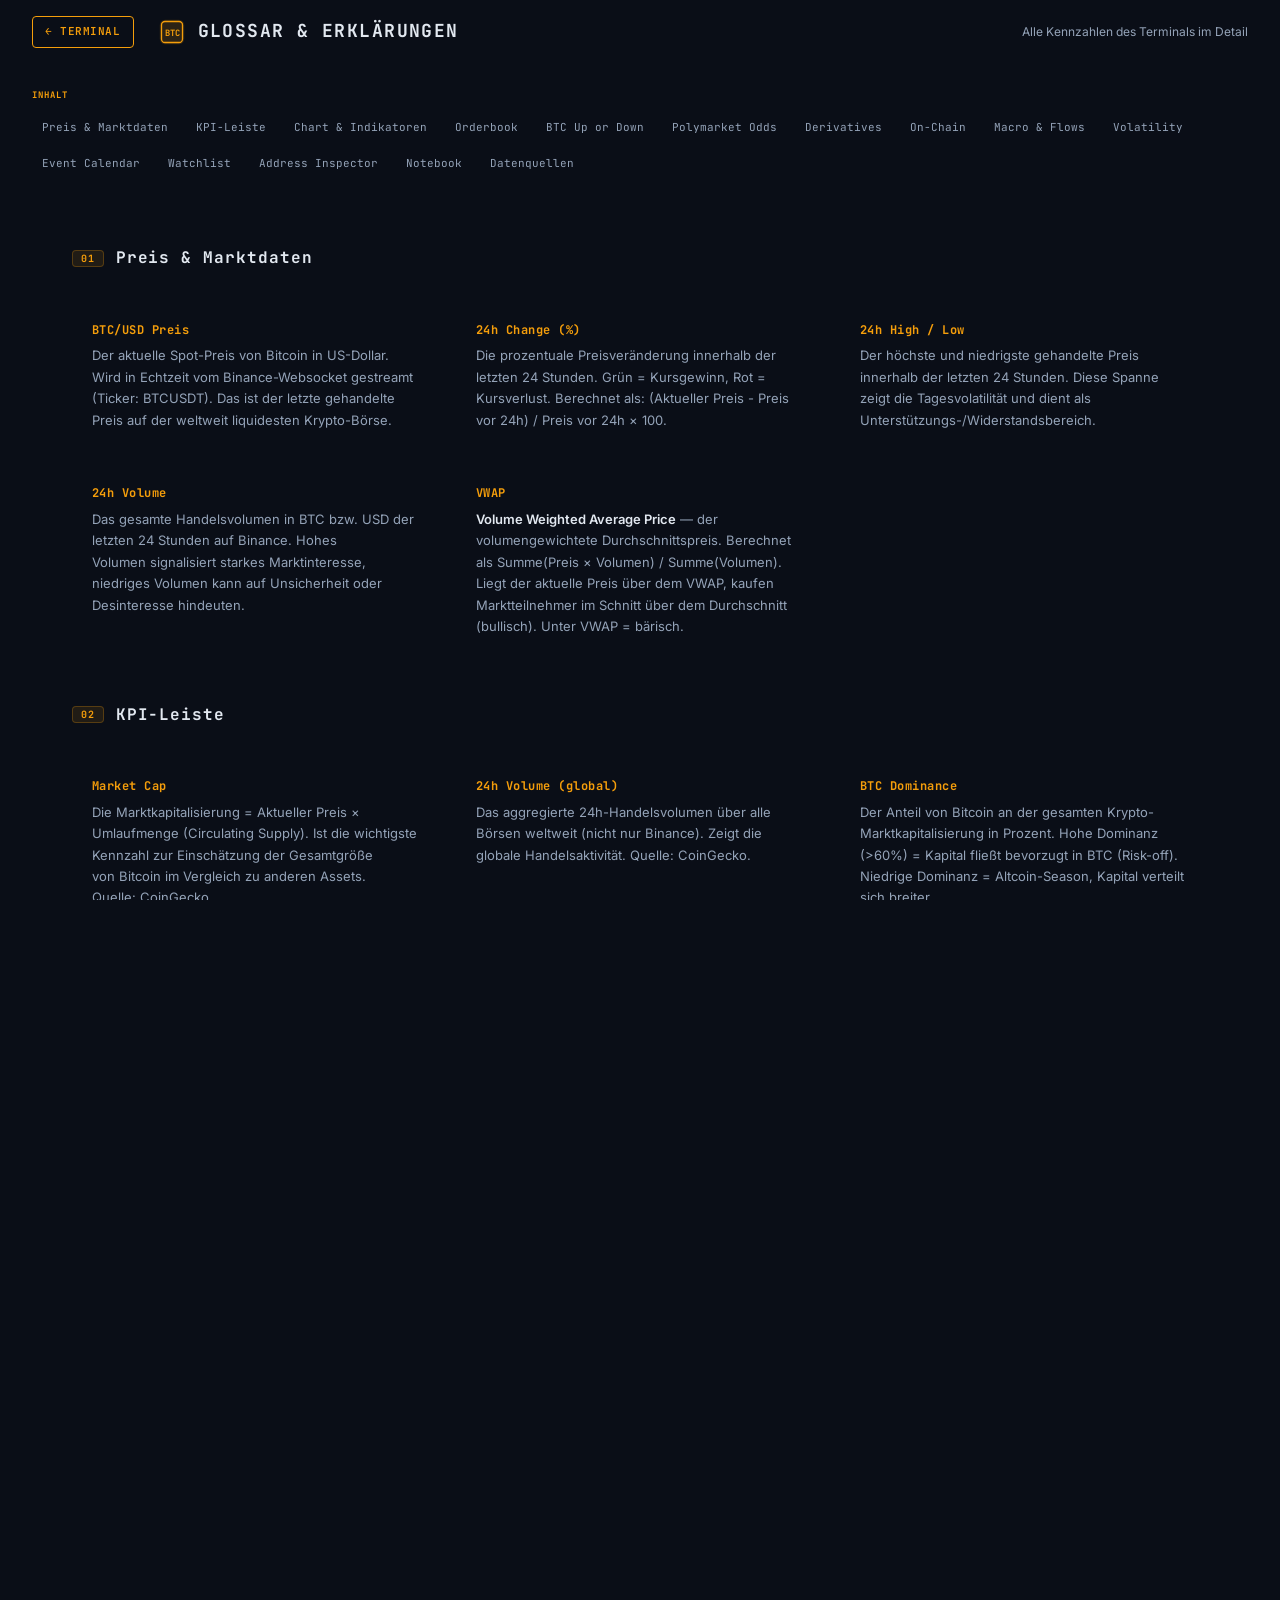
<file: info.html>
<!DOCTYPE html>
<html lang="de" data-theme="dark">
<head>
  <meta charset="UTF-8">
  <meta name="viewport" content="width=device-width, initial-scale=1.0">
  <title>BTC Terminal — Glossar &amp; Erklärungen</title>
  <link rel="preconnect" href="https://fonts.googleapis.com">
  <link rel="preconnect" href="https://fonts.gstatic.com" crossorigin>
  <link rel="stylesheet" href="./base.css">
  <link rel="stylesheet" href="./style.css">
</head>
<body>
  <div class="info-page">

    <!-- HEADER -->
    <header class="info-header">
      <a href="./index.html" class="info-back-btn" aria-label="Zurück zum Terminal">&larr; TERMINAL</a>
      <div class="info-title-group">
        <svg width="28" height="28" viewBox="0 0 32 32" fill="none" xmlns="http://www.w3.org/2000/svg" aria-hidden="true">
          <rect x="2" y="2" width="28" height="28" rx="6" fill="#f59e0b" opacity="0.15"/>
          <rect x="4" y="4" width="24" height="24" rx="4" stroke="#f59e0b" stroke-width="1.5" fill="none"/>
          <text x="16" y="20.5" text-anchor="middle" font-family="'JetBrains Mono', monospace" font-weight="700" font-size="10" fill="#f59e0b">BTC</text>
        </svg>
        <h1 class="info-page-title">GLOSSAR &amp; ERKLÄRUNGEN</h1>
      </div>
      <span class="info-subtitle">Alle Kennzahlen des Terminals im Detail</span>
    </header>

    <!-- TABLE OF CONTENTS -->
    <nav class="info-toc" aria-label="Inhaltsverzeichnis">
      <span class="info-toc-label">INHALT</span>
      <div class="info-toc-grid">
        <a href="#sec-price" class="info-toc-item">Preis &amp; Marktdaten</a>
        <a href="#sec-kpi" class="info-toc-item">KPI-Leiste</a>
        <a href="#sec-chart" class="info-toc-item">Chart &amp; Indikatoren</a>
        <a href="#sec-orderbook" class="info-toc-item">Orderbook</a>
        <a href="#sec-updown" class="info-toc-item">BTC Up or Down</a>
        <a href="#sec-polymarket" class="info-toc-item">Polymarket Odds</a>
        <a href="#sec-derivatives" class="info-toc-item">Derivatives</a>
        <a href="#sec-onchain" class="info-toc-item">On-Chain</a>
        <a href="#sec-macro" class="info-toc-item">Macro &amp; Flows</a>
        <a href="#sec-volatility" class="info-toc-item">Volatility</a>
        <a href="#sec-calendar" class="info-toc-item">Event Calendar</a>
        <a href="#sec-watchlist" class="info-toc-item">Watchlist</a>
        <a href="#sec-address" class="info-toc-item">Address Inspector</a>
        <a href="#sec-notebook" class="info-toc-item">Notebook</a>
        <a href="#sec-sources" class="info-toc-item">Datenquellen</a>
      </div>
    </nav>

    <!-- CONTENT -->
    <main class="info-content">

      <!-- ═══ PRICE ═══ -->
      <section id="sec-price" class="info-section">
        <h2 class="info-section-title"><span class="info-section-num">01</span>Preis &amp; Marktdaten</h2>
        <div class="info-grid">
          <div class="info-card">
            <h3 class="info-term">BTC/USD Preis</h3>
            <p class="info-desc">Der aktuelle Spot-Preis von Bitcoin in US-Dollar. Wird in Echtzeit vom Binance-Websocket gestreamt (Ticker: BTCUSDT). Das ist der letzte gehandelte Preis auf der weltweit liquidesten Krypto-Börse.</p>
          </div>
          <div class="info-card">
            <h3 class="info-term">24h Change (%)</h3>
            <p class="info-desc">Die prozentuale Preisveränderung innerhalb der letzten 24 Stunden. Grün = Kursgewinn, Rot = Kursverlust. Berechnet als: (Aktueller Preis - Preis vor 24h) / Preis vor 24h &times; 100.</p>
          </div>
          <div class="info-card">
            <h3 class="info-term">24h High / Low</h3>
            <p class="info-desc">Der höchste und niedrigste gehandelte Preis innerhalb der letzten 24 Stunden. Diese Spanne zeigt die Tagesvolatilität und dient als Unterstützungs-/Widerstandsbereich.</p>
          </div>
          <div class="info-card">
            <h3 class="info-term">24h Volume</h3>
            <p class="info-desc">Das gesamte Handelsvolumen in BTC bzw. USD der letzten 24 Stunden auf Binance. Hohes Volumen signalisiert starkes Marktinteresse, niedriges Volumen kann auf Unsicherheit oder Desinteresse hindeuten.</p>
          </div>
          <div class="info-card">
            <h3 class="info-term">VWAP</h3>
            <p class="info-desc"><strong>Volume Weighted Average Price</strong> — der volumengewichtete Durchschnittspreis. Berechnet als Summe(Preis &times; Volumen) / Summe(Volumen). Liegt der aktuelle Preis über dem VWAP, kaufen Marktteilnehmer im Schnitt über dem Durchschnitt (bullisch). Unter VWAP = bärisch.</p>
          </div>
        </div>
      </section>

      <!-- ═══ KPI ═══ -->
      <section id="sec-kpi" class="info-section">
        <h2 class="info-section-title"><span class="info-section-num">02</span>KPI-Leiste</h2>
        <div class="info-grid">
          <div class="info-card">
            <h3 class="info-term">Market Cap</h3>
            <p class="info-desc">Die Marktkapitalisierung = Aktueller Preis &times; Umlaufmenge (Circulating Supply). Ist die wichtigste Kennzahl zur Einschätzung der Gesamtgröße von Bitcoin im Vergleich zu anderen Assets. Quelle: CoinGecko.</p>
          </div>
          <div class="info-card">
            <h3 class="info-term">24h Volume (global)</h3>
            <p class="info-desc">Das aggregierte 24h-Handelsvolumen über alle Börsen weltweit (nicht nur Binance). Zeigt die globale Handelsaktivität. Quelle: CoinGecko.</p>
          </div>
          <div class="info-card">
            <h3 class="info-term">BTC Dominance</h3>
            <p class="info-desc">Der Anteil von Bitcoin an der gesamten Krypto-Marktkapitalisierung in Prozent. Hohe Dominanz (>60%) = Kapital fließt bevorzugt in BTC (Risk-off). Niedrige Dominanz = Altcoin-Season, Kapital verteilt sich breiter.</p>
          </div>
          <div class="info-card">
            <h3 class="info-term">All-Time High (ATH)</h3>
            <p class="info-desc">Der historisch höchste jemals erreichte Preis. Daneben steht der prozentuale Abstand zum ATH. -20% bedeutet: BTC steht aktuell 20% unter dem Allzeithoch. Quelle: CoinGecko.</p>
          </div>
          <div class="info-card">
            <h3 class="info-term">Circulating Supply</h3>
            <p class="info-desc">Die Anzahl der aktuell im Umlauf befindlichen Bitcoins. Das Maximum liegt bei 21 Millionen BTC (hardcoded im Protokoll). Aktuell ca. 19,8 Mio. BTC im Umlauf — der Rest wird durch Mining bis ca. 2140 erzeugt.</p>
          </div>
        </div>
      </section>

      <!-- ═══ CHART ═══ -->
      <section id="sec-chart" class="info-section">
        <h2 class="info-section-title"><span class="info-section-num">03</span>Chart &amp; Indikatoren</h2>
        <div class="info-grid">
          <div class="info-card">
            <h3 class="info-term">Candlestick-Chart</h3>
            <p class="info-desc">Jede Kerze zeigt Open (Eröffnung), High (Hoch), Low (Tief) und Close (Schluss) für das gewählte Zeitintervall. Grüne Kerze = Close > Open (Preis gestiegen). Rote Kerze = Close < Open (Preis gefallen). Zeitintervalle: 1m, 5m, 15m, 1h, 4h, 1D, 1W.</p>
          </div>
          <div class="info-card">
            <h3 class="info-term">SMA (Simple Moving Average)</h3>
            <p class="info-desc">Der einfache gleitende Durchschnitt über die letzten N Kerzen (Standard: 20). Jeder Datenpunkt wird gleichgewichtet. Glättet Kursschwankungen und zeigt den Trend. Preis über SMA = Aufwärtstrend, darunter = Abwärtstrend.</p>
          </div>
          <div class="info-card">
            <h3 class="info-term">EMA (Exponential Moving Average)</h3>
            <p class="info-desc">Der exponentielle gleitende Durchschnitt gewichtet jüngere Kurse stärker als ältere. Reagiert dadurch schneller auf Preisänderungen als der SMA. Wird häufig für Crossover-Signale verwendet (z.B. EMA 12 kreuzt EMA 26).</p>
          </div>
          <div class="info-card">
            <h3 class="info-term">RSI (Relative Strength Index)</h3>
            <p class="info-desc">Oszillator zwischen 0 und 100, misst die Stärke und Geschwindigkeit der Preisbewegung. RSI > 70 = überkauft (potenzielle Korrektur). RSI < 30 = überverkauft (potenzielle Erholung). Standard-Periode: 14 Kerzen.</p>
          </div>
          <div class="info-card">
            <h3 class="info-term">MACD</h3>
            <p class="info-desc"><strong>Moving Average Convergence Divergence.</strong> Berechnet aus EMA(12) - EMA(26). Die Signal-Linie ist ein EMA(9) des MACD. Das Histogramm zeigt die Differenz. MACD über Signallinie = bullisch, darunter = bärisch. Divergenzen zum Preis deuten Trendwenden an.</p>
          </div>
        </div>
      </section>

      <!-- ═══ ORDERBOOK ═══ -->
      <section id="sec-orderbook" class="info-section">
        <h2 class="info-section-title"><span class="info-section-num">04</span>Orderbook</h2>
        <div class="info-grid">
          <div class="info-card">
            <h3 class="info-term">Asks (Verkaufsaufträge)</h3>
            <p class="info-desc">Die rot dargestellten Verkaufsorders, sortiert vom niedrigsten Preis (nächster zum Markt) aufwärts. Jede Zeile zeigt: Preis, Menge (in BTC) und kumulative Summe. Je mehr Volumen auf einem Preisniveau, desto stärker der Widerstand.</p>
          </div>
          <div class="info-card">
            <h3 class="info-term">Bids (Kaufaufträge)</h3>
            <p class="info-desc">Die grün dargestellten Kauforders, sortiert vom höchsten Preis (nächster zum Markt) abwärts. Große Bid-Wände deuten auf starke Unterstützung hin. Die Hintergrundbalken visualisieren das relative Volumen pro Preisniveau.</p>
          </div>
          <div class="info-card">
            <h3 class="info-term">Spread</h3>
            <p class="info-desc">Die Differenz zwischen dem niedrigsten Ask und dem höchsten Bid. Ein enger Spread (z.B. $1–5 bei BTC) zeigt hohe Liquidität. Ein weiter Spread signalisiert geringe Liquidität oder Unsicherheit. Quelle: Binance Websocket Orderbook.</p>
          </div>
        </div>
      </section>

      <!-- ═══ UP OR DOWN ═══ -->
      <section id="sec-updown" class="info-section">
        <h2 class="info-section-title"><span class="info-section-num">05</span>BTC Up or Down (5 Min)</h2>
        <div class="info-grid">
          <div class="info-card">
            <h3 class="info-term">Referenzpreis (REF)</h3>
            <p class="info-desc">Der fixierte Referenzpreis für das aktuelle 5-Minuten-Fenster. Wird zu Beginn jedes Fensters eingefroren und ändert sich nicht mehr bis zum nächsten Fenster. Bei Ablauf wird geprüft, ob BTC über oder unter diesem Preis liegt.</p>
          </div>
          <div class="info-card">
            <h3 class="info-term">UP / DOWN Wahrscheinlichkeit</h3>
            <p class="info-desc">Die Markt-Wahrscheinlichkeit (in %) dafür, dass BTC am Ende des 5-Minuten-Fensters über (UP) oder unter (DOWN) dem Referenzpreis liegt. Abgeleitet aus den Echtzeit-Handelspreisen im Polymarket CLOB (Central Limit Order Book).</p>
          </div>
          <div class="info-card">
            <h3 class="info-term">Gewinn per $1 Einsatz</h3>
            <p class="info-desc">Zeigt, wie viel man bei $1 Einsatz gewinnen würde. Berechnung: $1 / Preis des Outcome-Tokens. Beispiel: UP-Preis 0.65 &rarr; Gewinn bei $1 Einsatz = $1.54 (Auszahlung $1 / 0.65). Je niedriger die Wahrscheinlichkeit, desto höher der potenzielle Gewinn.</p>
          </div>
          <div class="info-card">
            <h3 class="info-term">Timer</h3>
            <p class="info-desc">Countdown bis zum Ende des aktuellen 5-Minuten-Fensters. Die Fenster starten immer zu vollen 5-Minuten-Intervallen (z.B. 21:00, 21:05, 21:10...). Quelle: Polymarket CLOB API.</p>
          </div>
        </div>
      </section>

      <!-- ═══ POLYMARKET ═══ -->
      <section id="sec-polymarket" class="info-section">
        <h2 class="info-section-title"><span class="info-section-num">06</span>Polymarket Odds</h2>
        <div class="info-grid">
          <div class="info-card">
            <h3 class="info-term">Prediction Markets</h3>
            <p class="info-desc">Polymarket ist eine dezentrale Wettplattform, auf der Nutzer mit echtem Geld auf Ereignisse wetten. Die Preise der Outcome-Tokens spiegeln die Markteinschätzung wider. Beispiel: Token-Preis 0.35 = 35% Wahrscheinlichkeit laut Markt.</p>
          </div>
          <div class="info-card">
            <h3 class="info-term">Kurzfristig / Mittelfristig / Langfristig</h3>
            <p class="info-desc"><strong>Kurzfristig:</strong> Wetten mit Ablauf innerhalb weniger Tage/Wochen (z.B. „BTC über $80K am 5. März?"). <strong>Mittelfristig:</strong> Wetten für Monate (z.B. Preisziele bis Jahresende). <strong>Langfristig:</strong> All-Time-High-Wetten oder Jahres-Prognosen.</p>
          </div>
          <div class="info-card">
            <h3 class="info-term">Volume / 24h Volume</h3>
            <p class="info-desc">Das gesamte bisherige Handelsvolumen (in USD) auf einem Markt bzw. das Volumen der letzten 24 Stunden. Höheres Volumen = mehr Teilnehmer = zuverlässigere Wahrscheinlichkeit (effizientere Preisfindung).</p>
          </div>
          <div class="info-card">
            <h3 class="info-term">Odds Grid (Wahrscheinlichkeits-Raster)</h3>
            <p class="info-desc">Zeigt für verschiedene Preisniveaus die jeweilige Wahrscheinlichkeit laut Markt. Farb-Codierung: Grün (>60%) = wahrscheinlich, Gelb (25–60%) = unsicher, Rot (<25%) = unwahrscheinlich. Quelle: Polymarket Gamma API.</p>
          </div>
        </div>
      </section>

      <!-- ═══ DERIVATIVES ═══ -->
      <section id="sec-derivatives" class="info-section">
        <h2 class="info-section-title"><span class="info-section-num">07</span>Derivatives</h2>
        <div class="info-grid">
          <div class="info-card">
            <h3 class="info-term">Funding Rate</h3>
            <p class="info-desc">Die periodische Zahlung zwischen Long- und Short-Positionen in Perpetual Futures. <strong>Positiv:</strong> Longs zahlen an Shorts — der Markt ist überwiegend long/bullisch. <strong>Negativ:</strong> Shorts zahlen an Longs — der Markt ist short/bärisch. Wird alle 8 Stunden abgerechnet. Annualisiert = Rate &times; 3 &times; 365 &times; 100.</p>
          </div>
          <div class="info-card">
            <h3 class="info-term">Open Interest (OI)</h3>
            <p class="info-desc">Die Gesamtsumme aller offenen Futures-/Perpetual-Positionen in USD. Steigendes OI bei steigendem Preis = neues Kapital fließt in den Markt (starker Trend). Sinkendes OI = Positionen werden geschlossen (Trend-Schwäche). Quellen: OKX, Deribit, CoinGecko.</p>
          </div>
          <div class="info-card">
            <h3 class="info-term">Basis (Spot vs. Perp)</h3>
            <p class="info-desc">Die prozentuale Differenz zwischen dem Perpetual-Mark-Preis und dem Spot-Preis. Positiver Basis (Contango) = Perp handelt über Spot (bullisch). Negativer Basis (Backwardation) = Perp unter Spot (bärisch). Der annualisierte Basis zeigt die implizite Rendite.</p>
          </div>
          <div class="info-card">
            <h3 class="info-term">Liquidations 24h</h3>
            <p class="info-desc">Das USD-Volumen der in den letzten 24 Stunden liquidierten Positionen. Aufgeteilt in Long- und Short-Liquidierungen. Hohe Long-Liquidierungen bei fallendem Preis = Cascade-Effekt (gehebelte Longs werden zwangsgeschlossen). Quelle: OKX.</p>
          </div>
          <div class="info-card">
            <h3 class="info-term">Long/Short Ratio</h3>
            <p class="info-desc">Das Verhältnis der Accounts mit Long- vs. Short-Positionen. Ratio > 1 = mehr Longs als Shorts. Extreme Werte (z.B. >2.0 oder <0.5) können als Kontraindikator dienen — die Mehrheit liegt oft falsch. Quelle: OKX Account Ratio.</p>
          </div>
        </div>
      </section>

      <!-- ═══ ON-CHAIN ═══ -->
      <section id="sec-onchain" class="info-section">
        <h2 class="info-section-title"><span class="info-section-num">08</span>On-Chain Intelligence</h2>
        <div class="info-grid">
          <div class="info-card">
            <h3 class="info-term">Mempool Fees (sat/vB)</h3>
            <p class="info-desc">Die empfohlenen Transaktionsgebühren in Satoshi pro virtuellem Byte. <strong>FAST:</strong> Bestätigung im nächsten Block (~10 Min). <strong>MED:</strong> Bestätigung in ~30 Min. <strong>SLOW:</strong> Bestätigung in ~1 Stunde. Hohe Fees = Netzwerk ist stark ausgelastet.</p>
          </div>
          <div class="info-card">
            <h3 class="info-term">Mempool Status</h3>
            <p class="info-desc">Die Anzahl unbestätigter Transaktionen im Mempool und die Auslastungsstufe (LOW / MEDIUM / HIGH). Der Mempool ist der Wartesaal für Transaktionen, die noch nicht in einen Block aufgenommen wurden. Hohe Mempool-Füllung = lange Wartezeiten &amp; hohe Gebühren.</p>
          </div>
          <div class="info-card">
            <h3 class="info-term">Hashrate (EH/s)</h3>
            <p class="info-desc"><strong>Exahashes pro Sekunde</strong> — die gesamte Rechenleistung aller Bitcoin-Miner weltweit. Mehr Hashrate = sichereres Netzwerk. Steigende Hashrate zeigt Vertrauen der Miner in zukünftige Rentabilität. 1 EH/s = 10<sup>18</sup> Hashes pro Sekunde.</p>
          </div>
          <div class="info-card">
            <h3 class="info-term">Difficulty</h3>
            <p class="info-desc">Die Mining-Schwierigkeit, die alle ~2016 Blöcke (~2 Wochen) angepasst wird, damit Blöcke im Schnitt alle 10 Minuten gefunden werden. Steigt die Hashrate, steigt die Difficulty. „Next adj: +2.5%" bedeutet, die nächste Anpassung wird voraussichtlich +2.5% betragen.</p>
          </div>
          <div class="info-card">
            <h3 class="info-term">Halving</h3>
            <p class="info-desc">Alle 210.000 Blöcke (~4 Jahre) wird die Block-Belohnung halbiert. Die Anzeige zeigt die verbleibenden Blöcke bis zum nächsten Halving. Historisch folgten auf Halvings signifikante Preisanstiege innerhalb von 12–18 Monaten.</p>
          </div>
          <div class="info-card">
            <h3 class="info-term">Lightning Network</h3>
            <p class="info-desc">Das Layer-2-Netzwerk für sofortige, günstige Bitcoin-Zahlungen. <strong>Capacity:</strong> Das Gesamtvolumen in BTC, das in Lightning-Kanälen gebunden ist. <strong>Channels:</strong> Anzahl offener Zahlungskanäle. <strong>Nodes:</strong> Anzahl aktiver Netzwerkteilnehmer. Quelle: mempool.space.</p>
          </div>
        </div>
      </section>

      <!-- ═══ MACRO ═══ -->
      <section id="sec-macro" class="info-section">
        <h2 class="info-section-title"><span class="info-section-num">09</span>Macro &amp; Flows</h2>
        <div class="info-grid">
          <div class="info-card">
            <h3 class="info-term">Fear &amp; Greed Index</h3>
            <p class="info-desc">Ein aggregierter Stimmungsindikator von 0 (Extreme Fear) bis 100 (Extreme Greed). Basiert auf Volatilität, Momentum, Social Media, Umfragen, Dominanz und Trends. Extreme Fear kann auf Kaufgelegenheiten hindeuten (die Menge hat Panik), Extreme Greed auf eine überhitzte Phase. Quelle: alternative.me.</p>
          </div>
          <div class="info-card">
            <h3 class="info-term">DXY (US Dollar Index)</h3>
            <p class="info-desc">Misst den Wert des US-Dollars gegenüber einem Korb aus 6 Hauptwährungen (EUR, JPY, GBP, CAD, SEK, CHF). Ein starker Dollar (hoher DXY) ist typischerweise negativ für Bitcoin, da Risk-Assets unter einem starken Dollar leiden. Im Terminal als Proxy über EUR/USD berechnet.</p>
          </div>
          <div class="info-card">
            <h3 class="info-term">Gold (XAU/USD)</h3>
            <p class="info-desc">Der Goldpreis in US-Dollar pro Feinunze. Gold und Bitcoin werden oft als konkurrierende „Store of Value"-Assets betrachtet. Steigt Gold, kann das auf Flucht in Sicherheit hindeuten — ob BTC profitiert oder leidet, hängt vom Marktregime ab. Quelle: CoinGecko (PAXG-Proxy).</p>
          </div>
          <div class="info-card">
            <h3 class="info-term">Stablecoin Supply</h3>
            <p class="info-desc">Die gesamte Marktkapitalisierung aller Stablecoins (USDT, USDC, etc.). Steigende Stablecoin-Reserven auf Börsen = „trockenes Pulver", das potenziell in BTC fließen kann. Das Balkendiagramm zeigt die Dominanz-Verteilung zwischen USDT und USDC. Quelle: CoinGecko.</p>
          </div>
          <div class="info-card">
            <h3 class="info-term">BTC ETF Flows</h3>
            <p class="info-desc">Netto-Zuflüsse oder -Abflüsse in Bitcoin Spot-ETFs (z.B. BlackRock IBIT, Fidelity FBTC) in den letzten 24 Stunden. Positive Flows = institutionelle Nachfrage steigt. Negative Flows = institutionelle Verkäufe. ETF-Flows sind der wichtigste Nachfrage-Indikator seit 2024.</p>
          </div>
        </div>
      </section>

      <!-- ═══ VOLATILITY ═══ -->
      <section id="sec-volatility" class="info-section">
        <h2 class="info-section-title"><span class="info-section-num">10</span>Volatility</h2>
        <div class="info-grid">
          <div class="info-card">
            <h3 class="info-term">Realized Volatility (HV)</h3>
            <p class="info-desc"><strong>Historische Volatilität</strong> — misst die tatsächliche Preisschwankung der Vergangenheit. Berechnet als annualisierte Standardabweichung der täglichen Log-Renditen. Angegeben für 7, 30 und 90 Tage. Beispiel: 65% bedeutet, der Preis schwankt annualisiert um ±65%. Quelle: CoinGecko Preishistorie.</p>
          </div>
          <div class="info-card">
            <h3 class="info-term">Implied Volatility (IV / ATM)</h3>
            <p class="info-desc"><strong>Implizite Volatilität</strong> — die vom Optionsmarkt erwartete zukünftige Volatilität. Abgeleitet aus den Preisen von At-The-Money (ATM) BTC-Optionen auf Deribit. IV > HV = Markt erwartet mehr Bewegung als tatsächlich passiert (Optionen sind „teuer"). IV < HV = Optionen sind günstig.</p>
          </div>
          <div class="info-card">
            <h3 class="info-term">IV Rank / Percentile</h3>
            <p class="info-desc">Ordnet die aktuelle IV in den historischen Kontext ein. IV Rank = (Aktuelle IV - Niedrigste IV) / (Höchste IV - Niedrigste IV) &times; 100. Hoher IV Rank (>50) = IV ist im oberen Bereich der historischen Spanne — guter Zeitpunkt, Optionen zu verkaufen. Niedriger IV Rank = Optionen sind günstig zu kaufen.</p>
          </div>
          <div class="info-card">
            <h3 class="info-term">HV/IV Ratio</h3>
            <p class="info-desc">Verhältnis von realisierter zu impliziter Volatilität (30-Tage-Basis). <strong>Ratio > 1 (HV > IV):</strong> Der Markt bewegt sich stärker als Optionen einpreisen — Optionen sind „unterbewertet". <strong>Ratio < 1 (IV > HV):</strong> Optionen sind „überbewertet" relativ zur realen Bewegung.</p>
          </div>
          <div class="info-card">
            <h3 class="info-term">Put/Call Ratio</h3>
            <p class="info-desc">Verhältnis von gehandelten Put-Optionen (Wetten auf fallende Kurse) zu Call-Optionen (Wetten auf steigende Kurse). P/C < 0.7 = Bullish Skew (mehr Calls). P/C > 1.0 = Bearish Skew (mehr Puts). Extreme Werte können als Kontraindikator dienen. Quelle: Deribit.</p>
          </div>
        </div>
      </section>

      <!-- ═══ CALENDAR ═══ -->
      <section id="sec-calendar" class="info-section">
        <h2 class="info-section-title"><span class="info-section-num">11</span>Event Calendar</h2>
        <div class="info-grid">
          <div class="info-card">
            <h3 class="info-term">Macro Events</h3>
            <p class="info-desc">Geldpolitische Entscheidungen (FOMC, EZB), Arbeitsmarktdaten (Non-Farm Payrolls), Inflationsdaten (CPI), BIP-Veröffentlichungen und ähnliche Termine, die Auswirkungen auf alle Finanzmärkte und damit auch auf Bitcoin haben können.</p>
          </div>
          <div class="info-card">
            <h3 class="info-term">Crypto Events</h3>
            <p class="info-desc">Bitcoin-spezifische Termine wie Halvings, große Konferenzen (Bitcoin Miami, Consensus), Protokoll-Upgrades, Fork-Deadlines und Token-Unlocks größerer Projekte, die den Gesamtmarkt beeinflussen können.</p>
          </div>
          <div class="info-card">
            <h3 class="info-term">ETF Events</h3>
            <p class="info-desc">SEC-Entscheidungstermine für Bitcoin- und Krypto-ETFs, Options-Expiry-Termine, Rebalancing-Daten großer Fonds und ähnliche regulatorische Meilensteine, die institutionelle Kapitalflüsse beeinflussen.</p>
          </div>
          <div class="info-card">
            <h3 class="info-term">Impact-Stufe</h3>
            <p class="info-desc">Events sind mit High, Medium oder Low Impact gekennzeichnet. <strong>High:</strong> Erwartete Marktbewegung >3% (z.B. FOMC). <strong>Medium:</strong> Erwartete Bewegung 1–3% (z.B. CPI). <strong>Low:</strong> Informativ, aber geringe Preisauswirkung erwartet.</p>
          </div>
        </div>
      </section>

      <!-- ═══ WATCHLIST ═══ -->
      <section id="sec-watchlist" class="info-section">
        <h2 class="info-section-title"><span class="info-section-num">12</span>Watchlist</h2>
        <div class="info-grid">
          <div class="info-card">
            <h3 class="info-term">Top Coins</h3>
            <p class="info-desc">Die Top-Kryptowährungen nach Marktkapitalisierung. Zeigt Preis, 24h- und 7d-Veränderung, Marktkapitalisierung, Volumen und einen 7-Tage-Sparkline-Chart. Wichtig für die Einordnung von BTC relativ zum Gesamtmarkt. Quelle: CoinGecko.</p>
          </div>
          <div class="info-card">
            <h3 class="info-term">7d Sparkline</h3>
            <p class="info-desc">Ein minimalistischer Kursverlauf der letzten 7 Tage als SVG-Linie. Zeigt auf einen Blick, ob ein Asset im Aufwärts-, Abwärts- oder Seitwärtstrend liegt — ohne Achsen oder Zahlen, rein visuell.</p>
          </div>
        </div>
      </section>

      <!-- ═══ ADDRESS ═══ -->
      <section id="sec-address" class="info-section">
        <h2 class="info-section-title"><span class="info-section-num">13</span>Address / TX Inspector</h2>
        <div class="info-grid">
          <div class="info-card">
            <h3 class="info-term">Adress-Lookup</h3>
            <p class="info-desc">Gibt man eine Bitcoin-Adresse ein, werden Kontostand, Anzahl der Transaktionen und die letzen Transaktionen angezeigt. Nützlich für Whale-Watching (Beobachten großer Adressen) oder zur Verifizierung von Zahlungen. Quelle: mempool.space API.</p>
          </div>
          <div class="info-card">
            <h3 class="info-term">TX-Lookup</h3>
            <p class="info-desc">Gibt man eine Transaktions-ID (TXID) ein, werden Details wie Status (bestätigt/unbestätigt), Gebühr, Größe, Ein-/Ausgänge und Block-Höhe angezeigt. Quelle: mempool.space API.</p>
          </div>
        </div>
      </section>

      <!-- ═══ NOTEBOOK ═══ -->
      <section id="sec-notebook" class="info-section">
        <h2 class="info-section-title"><span class="info-section-num">14</span>Notebook / Trade Blotter</h2>
        <div class="info-grid">
          <div class="info-card">
            <h3 class="info-term">Trade-Notizen</h3>
            <p class="info-desc">Ein In-Memory-Notizbuch für Trading-Thesen, Beobachtungen und Ideen. Einträge können mit Tags versehen werden (z.B. „long", „macro", „setup"). Notizen werden nur für die aktuelle Session gespeichert und gehen beim Neuladen verloren (kein Backend-Speicher).</p>
          </div>
          <div class="info-card">
            <h3 class="info-term">Export</h3>
            <p class="info-desc">Alle Notizen können als CSV-Datei exportiert werden. Jede Zeile enthält Zeitstempel, Text und Tags. Nützlich für das Trading-Journal oder die spätere Analyse vergangener Markteinschätzungen.</p>
          </div>
        </div>
      </section>

      <!-- ═══ SOURCES ═══ -->
      <section id="sec-sources" class="info-section">
        <h2 class="info-section-title"><span class="info-section-num">15</span>Datenquellen</h2>
        <div class="info-sources-grid">
          <div class="info-source">
            <span class="info-source-name">Binance</span>
            <span class="info-source-data">Echtzeit-Preis, Orderbook, Klines (WebSocket + REST)</span>
          </div>
          <div class="info-source">
            <span class="info-source-name">CoinGecko</span>
            <span class="info-source-data">Market Cap, ATH, Supply, Dominanz, Watchlist, Gold, Stablecoins, Funding</span>
          </div>
          <div class="info-source">
            <span class="info-source-name">Polymarket</span>
            <span class="info-source-data">Prediction Market Odds (Gamma API + CLOB API)</span>
          </div>
          <div class="info-source">
            <span class="info-source-name">Deribit</span>
            <span class="info-source-data">Implied Volatility, IV Rank, Put/Call Ratio, Options OI, Funding, Basis</span>
          </div>
          <div class="info-source">
            <span class="info-source-name">OKX</span>
            <span class="info-source-data">Open Interest, Liquidations, Long/Short Ratio, Funding Rate</span>
          </div>
          <div class="info-source">
            <span class="info-source-name">mempool.space</span>
            <span class="info-source-data">Mempool Fees/Status, Hashrate, Difficulty, Lightning, Address/TX Inspector</span>
          </div>
          <div class="info-source">
            <span class="info-source-name">alternative.me</span>
            <span class="info-source-data">Fear &amp; Greed Index</span>
          </div>
          <div class="info-source">
            <span class="info-source-name">RSS Feeds</span>
            <span class="info-source-data">16 Quellen: CoinDesk, CoinTelegraph, Decrypt, The Block, Bitcoin Magazine u.a.</span>
          </div>
        </div>
      </section>

    </main>

    <!-- FOOTER -->
    <footer class="info-footer">
      <p>BTC Terminal &mdash; Bloomberg-Style Bitcoin Dashboard. Alle Daten dienen nur zu Informationszwecken und stellen keine Anlageberatung dar.</p>
      <a href="./index.html" class="info-back-btn">&larr; Zurück zum Terminal</a>
    </footer>

  </div>
</body>
</html>
</file>
<file: base.css>
/* base.css — Bloomberg Terminal Foundation */

*, *::before, *::after {
  box-sizing: border-box;
  margin: 0;
  padding: 0;
}

html {
  -moz-text-size-adjust: none;
  -webkit-text-size-adjust: none;
  text-size-adjust: none;
  -webkit-font-smoothing: antialiased;
  -moz-osx-font-smoothing: grayscale;
  text-rendering: optimizeLegibility;
  hanging-punctuation: first last;
}

body {
  line-height: 1.6;
  font-family: var(--font-body, sans-serif);
  font-size: var(--text-base);
  color: var(--color-text);
  background-color: var(--color-bg);
}

img, picture, video, canvas, svg {
  display: block;
  max-width: 100%;
  height: auto;
}

ul[role="list"], ol[role="list"] {
  list-style: none;
}

input, button, textarea, select {
  font: inherit;
  color: inherit;
}

h1, h2, h3, h4, h5, h6 {
  text-wrap: balance;
  line-height: 1.15;
}

p, li, figcaption {
  text-wrap: pretty;
  max-width: 72ch;
}

::selection {
  background: rgba(245, 158, 11, 0.25);
  color: var(--color-text);
}

:focus-visible {
  outline: 2px solid var(--color-accent);
  outline-offset: 2px;
  border-radius: var(--radius-sm);
}

@media (prefers-reduced-motion: reduce) {
  *, *::before, *::after {
    animation-duration: 0.01ms !important;
    animation-iteration-count: 1 !important;
    transition-duration: 0.01ms !important;
    scroll-behavior: auto !important;
  }
}

button {
  cursor: pointer;
  background: none;
  border: none;
}

table {
  border-collapse: collapse;
  width: 100%;
}

.sr-only {
  position: absolute;
  width: 1px;
  height: 1px;
  padding: 0;
  margin: -1px;
  overflow: hidden;
  clip: rect(0, 0, 0, 0);
  white-space: nowrap;
  border-width: 0;
}
</file>
<file: style.css>
/* style.css — Bloomberg Terminal Design Tokens & Components */

/* ============================================
   FONTS
   ============================================ */
@import url('https://fonts.googleapis.com/css2?family=Inter:wght@400;500;600;700&family=JetBrains+Mono:wght@400;500;600;700&display=swap');

/* ============================================
   DESIGN TOKENS
   ============================================ */
:root {
  /* Typography */
  --font-body: 'Inter', -apple-system, BlinkMacSystemFont, sans-serif;
  --font-mono: 'JetBrains Mono', 'Fira Code', 'Consolas', monospace;
  --font-display: 'JetBrains Mono', monospace;

  /* Type Scale */
  --text-xs:   clamp(0.625rem, 0.6rem + 0.15vw, 0.6875rem);
  --text-sm:   clamp(0.6875rem, 0.65rem + 0.2vw, 0.75rem);
  --text-base: clamp(0.75rem, 0.7rem + 0.25vw, 0.8125rem);
  --text-lg:   clamp(0.875rem, 0.8rem + 0.4vw, 1rem);
  --text-xl:   clamp(1.125rem, 1rem + 0.6vw, 1.375rem);
  --text-2xl:  clamp(1.5rem, 1.2rem + 1vw, 2rem);
  --text-3xl:  clamp(2rem, 1.5rem + 1.5vw, 2.75rem);
  --text-price: clamp(1.75rem, 1.4rem + 1.2vw, 2.25rem);

  /* Spacing (4px system) */
  --space-1:  0.25rem;
  --space-2:  0.5rem;
  --space-3:  0.75rem;
  --space-4:  1rem;
  --space-5:  1.25rem;
  --space-6:  1.5rem;
  --space-8:  2rem;
  --space-10: 2.5rem;
  --space-12: 3rem;
  --space-16: 4rem;

  /* Radius */
  --radius-sm: 0.25rem;
  --radius-md: 0.375rem;
  --radius-lg: 0.5rem;
  --radius-xl: 0.75rem;
  --radius-full: 9999px;

  /* Transitions */
  --transition-fast: 120ms cubic-bezier(0.16, 1, 0.3, 1);
  --transition-interactive: 180ms cubic-bezier(0.16, 1, 0.3, 1);
  --transition-smooth: 300ms cubic-bezier(0.16, 1, 0.3, 1);

  /* Sidebar */
  --sidebar-width: 56px;
  --sidebar-expanded: 200px;
  --header-height: 48px;
  --ticker-height: 28px;
}

/* ============================================
   DARK MODE (DEFAULT — Bloomberg)
   ============================================ */
:root, [data-theme="dark"] {
  --color-bg: #0A0E17;
  --color-surface: #111827;
  --color-surface-2: #1a2236;
  --color-surface-3: #1f2a40;
  --color-border: #1e293b;
  --color-border-strong: #334155;
  --color-divider: #1e293b;

  --color-text: #e2e8f0;
  --color-text-muted: #94a3b8;
  --color-text-faint: #475569;
  --color-text-inverse: #0f172a;

  --color-accent: #f59e0b;
  --color-accent-hover: #d97706;
  --color-accent-active: #b45309;
  --color-accent-muted: rgba(245, 158, 11, 0.15);

  --color-success: #22c55e;
  --color-success-bg: rgba(34, 197, 94, 0.1);
  --color-error: #ef4444;
  --color-error-bg: rgba(239, 68, 68, 0.1);
  --color-blue: #3b82f6;
  --color-blue-bg: rgba(59, 130, 246, 0.1);

  --shadow-sm: 0 1px 2px rgba(0,0,0,0.3);
  --shadow-md: 0 4px 12px rgba(0,0,0,0.4);
  --shadow-lg: 0 12px 32px rgba(0,0,0,0.5);
}

/* ============================================
   LIGHT MODE
   ============================================ */
[data-theme="light"] {
  --color-bg: #f1f5f9;
  --color-surface: #ffffff;
  --color-surface-2: #f8fafc;
  --color-surface-3: #e2e8f0;
  --color-border: #cbd5e1;
  --color-border-strong: #94a3b8;
  --color-divider: #e2e8f0;

  --color-text: #0f172a;
  --color-text-muted: #475569;
  --color-text-faint: #94a3b8;
  --color-text-inverse: #f8fafc;

  --color-accent: #d97706;
  --color-accent-hover: #b45309;
  --color-accent-active: #92400e;
  --color-accent-muted: rgba(217, 119, 6, 0.1);

  --color-success: #16a34a;
  --color-success-bg: rgba(22, 163, 74, 0.08);
  --color-error: #dc2626;
  --color-error-bg: rgba(220, 38, 38, 0.08);
  --color-blue: #2563eb;
  --color-blue-bg: rgba(37, 99, 235, 0.08);

  --shadow-sm: 0 1px 2px rgba(0,0,0,0.05);
  --shadow-md: 0 4px 12px rgba(0,0,0,0.08);
  --shadow-lg: 0 12px 32px rgba(0,0,0,0.12);
}

/* ============================================
   DASHBOARD SHELL
   ============================================ */
html, body {
  height: 100%;
  overflow: hidden;
  margin: 0;
}

.dashboard {
  display: grid;
  grid-template-columns: var(--sidebar-width) 1fr;
  grid-template-rows: var(--ticker-height) var(--header-height) 1fr;
  height: 100dvh;
  background: var(--color-bg);
  color: var(--color-text);
}

/* ============================================
   NEWS TICKER
   ============================================ */
.news-ticker {
  grid-column: 1 / -1;
  grid-row: 1;
  background: var(--color-surface);
  border-bottom: 1px solid var(--color-border);
  overflow: hidden;
  position: relative;
  display: flex;
  align-items: center;
  height: var(--ticker-height);
  z-index: 20;
}

.ticker-label {
  background: var(--color-accent);
  color: var(--color-text-inverse);
  font-family: var(--font-mono);
  font-size: var(--text-xs);
  font-weight: 700;
  padding: var(--space-1) var(--space-3);
  white-space: nowrap;
  z-index: 2;
  text-transform: uppercase;
  letter-spacing: 0.05em;
  flex-shrink: 0;
}

.ticker-track {
  display: flex;
  animation: ticker-scroll 90s linear infinite;
  white-space: nowrap;
}

.ticker-track:hover {
  animation-play-state: paused;
}

.ticker-item {
  font-family: var(--font-mono);
  font-size: var(--text-xs);
  color: var(--color-accent);
  padding: 0 var(--space-6);
  white-space: nowrap;
  flex-shrink: 0;
}

.ticker-item .ticker-sep {
  color: var(--color-text-faint);
  margin-left: var(--space-6);
}

@keyframes ticker-scroll {
  0% { transform: translateX(0); }
  100% { transform: translateX(-50%); }
}

/* ============================================
   HEADER
   ============================================ */
.header {
  grid-column: 1 / -1;
  grid-row: 2;
  display: flex;
  align-items: center;
  gap: var(--space-3);
  padding: 0 var(--space-4);
  background: var(--color-surface);
  border-bottom: 1px solid var(--color-border);
  z-index: 15;
  height: var(--header-height);
}

.logo {
  display: flex;
  align-items: center;
  gap: var(--space-2);
  flex-shrink: 0;
}

.logo svg {
  width: 32px;
  height: 32px;
}

.logo-text {
  font-family: var(--font-mono);
  font-weight: 700;
  font-size: var(--text-lg);
  color: var(--color-accent);
  letter-spacing: 0.1em;
}

.logo-sub {
  font-family: var(--font-body);
  font-size: var(--text-xs);
  color: var(--color-text-muted);
  font-weight: 500;
  letter-spacing: 0.05em;
}

/* Command Line */
.command-line {
  flex: 1;
  max-width: 600px;
  position: relative;
}

.command-input-wrap {
  display: flex;
  align-items: center;
  background: var(--color-bg);
  border: 1px solid var(--color-border);
  border-radius: var(--radius-md);
  overflow: hidden;
  transition: border-color var(--transition-fast);
}

.command-input-wrap:focus-within {
  border-color: var(--color-accent);
}

.command-prefix {
  font-family: var(--font-mono);
  font-size: var(--text-sm);
  color: var(--color-text-faint);
  padding: 0 var(--space-2) 0 var(--space-3);
  user-select: none;
}

.command-input {
  flex: 1;
  background: transparent;
  border: none;
  outline: none;
  font-family: var(--font-mono);
  font-size: var(--text-sm);
  color: var(--color-accent);
  padding: var(--space-2) 0;
  caret-color: var(--color-accent);
}

.command-input::placeholder {
  color: var(--color-text-faint);
}

.command-go-btn {
  font-family: var(--font-mono);
  font-size: var(--text-xs);
  font-weight: 700;
  background: var(--color-accent);
  color: var(--color-text-inverse);
  padding: var(--space-1) var(--space-3);
  margin: 3px;
  border-radius: var(--radius-sm);
  cursor: pointer;
  border: none;
  transition: background var(--transition-fast);
  text-transform: uppercase;
  letter-spacing: 0.05em;
}

.command-go-btn:hover {
  background: var(--color-accent-hover);
}

/* Command autocomplete */
.command-autocomplete {
  display: none;
  position: absolute;
  top: 100%;
  left: 0;
  right: 0;
  background: var(--color-surface);
  border: 1px solid var(--color-border);
  border-radius: var(--radius-md);
  margin-top: var(--space-1);
  z-index: 100;
  box-shadow: var(--shadow-lg);
  max-height: 240px;
  overflow-y: auto;
}

.command-autocomplete.active {
  display: block;
}

.autocomplete-item {
  display: flex;
  justify-content: space-between;
  padding: var(--space-2) var(--space-3);
  font-family: var(--font-mono);
  font-size: var(--text-sm);
  cursor: pointer;
  transition: background var(--transition-fast);
}

.autocomplete-item:hover,
.autocomplete-item.selected {
  background: var(--color-accent-muted);
}

.autocomplete-item .cmd {
  color: var(--color-accent);
  font-weight: 600;
}

.autocomplete-item .desc {
  color: var(--color-text-muted);
  font-size: var(--text-xs);
}

/* Header right */
.header-right {
  display: flex;
  align-items: center;
  gap: var(--space-3);
  margin-left: auto;
  flex-shrink: 0;
}

.connection-status {
  display: flex;
  align-items: center;
  gap: var(--space-1);
  font-family: var(--font-mono);
  font-size: var(--text-xs);
  color: var(--color-text-muted);
}

.status-dot {
  width: 8px;
  height: 8px;
  border-radius: 50%;
  background: var(--color-error);
  transition: background var(--transition-interactive);
}

.status-dot.connected {
  background: var(--color-success);
  box-shadow: 0 0 6px rgba(34, 197, 94, 0.5);
}

.clock {
  font-family: var(--font-mono);
  font-size: var(--text-sm);
  font-weight: 500;
  color: var(--color-text);
  font-variant-numeric: tabular-nums lining-nums;
  letter-spacing: 0.02em;
}

.theme-toggle {
  display: flex;
  align-items: center;
  justify-content: center;
  width: 32px;
  height: 32px;
  border-radius: var(--radius-md);
  color: var(--color-text-muted);
  transition: all var(--transition-fast);
}

.theme-toggle:hover {
  background: var(--color-surface-2);
  color: var(--color-text);
}

/* ============================================
   SIDEBAR
   ============================================ */
.sidebar {
  grid-column: 1;
  grid-row: 1 / -1;
  background: var(--color-surface);
  border-right: 1px solid var(--color-border);
  display: flex;
  flex-direction: column;
  align-items: center;
  padding: var(--space-2) 0;
  z-index: 25;
  width: var(--sidebar-width);
  overflow-y: auto;
  overscroll-behavior: auto;
}

.sidebar-logo {
  display: flex;
  align-items: center;
  justify-content: center;
  width: 40px;
  height: 40px;
  margin-bottom: var(--space-4);
  flex-shrink: 0;
}

.sidebar-nav {
  display: flex;
  flex-direction: column;
  gap: var(--space-1);
  width: 100%;
  padding: 0 var(--space-2);
}

.nav-btn {
  display: flex;
  align-items: center;
  justify-content: center;
  width: 40px;
  height: 40px;
  border-radius: var(--radius-md);
  color: var(--color-text-muted);
  transition: all var(--transition-fast);
  position: relative;
}

.nav-btn:hover {
  background: var(--color-surface-2);
  color: var(--color-text);
}

.nav-btn.active {
  background: var(--color-accent-muted);
  color: var(--color-accent);
}

.nav-btn svg {
  width: 20px;
  height: 20px;
}

.nav-btn[aria-label]::after {
  content: attr(aria-label);
  position: absolute;
  left: calc(100% + 8px);
  background: var(--color-surface-2);
  color: var(--color-text);
  padding: var(--space-1) var(--space-2);
  border-radius: var(--radius-sm);
  font-family: var(--font-body);
  font-size: var(--text-xs);
  white-space: nowrap;
  opacity: 0;
  pointer-events: none;
  transition: opacity var(--transition-fast);
  box-shadow: var(--shadow-md);
  z-index: 100;
}

.nav-btn:hover::after {
  opacity: 1;
}

.sidebar-bottom {
  margin-top: auto;
  padding: var(--space-2);
}

/* ============================================
   MAIN CONTENT AREA
   ============================================ */
.main {
  grid-column: 2;
  grid-row: 3;
  overflow-y: auto;
  overflow-x: hidden;
  overscroll-behavior: auto;
  padding: var(--space-3);
}

.main-grid {
  display: grid;
  grid-template-columns: 1fr 280px;
  grid-template-rows: auto auto auto minmax(420px, 1fr) auto auto auto;
  gap: var(--space-3);
  min-height: 0;
}

/* ============================================
   PANEL (base container)
   ============================================ */
.panel {
  background: var(--color-surface);
  border: 1px solid var(--color-border);
  border-radius: var(--radius-lg);
  overflow: hidden;
  display: flex;
  flex-direction: column;
}

.panel-header {
  display: flex;
  align-items: center;
  justify-content: space-between;
  padding: var(--space-2) var(--space-3);
  border-bottom: 1px solid var(--color-border);
  flex-shrink: 0;
  min-height: 36px;
}

.panel-title {
  font-family: var(--font-body);
  font-size: var(--text-xs);
  font-weight: 600;
  color: var(--color-text-muted);
  text-transform: uppercase;
  letter-spacing: 0.1em;
}

.panel-actions {
  display: flex;
  gap: var(--space-1);
  align-items: center;
}

.panel-body {
  flex: 1;
  overflow: hidden;
  position: relative;
  min-height: 0;
}

/* ============================================
   PRICE HERO
   ============================================ */
.price-hero {
  grid-column: 1 / -1;
  grid-row: 1;
  display: flex;
  align-items: center;
  gap: var(--space-6);
  padding: var(--space-3) var(--space-4);
  flex-wrap: wrap;
}

.price-main {
  display: flex;
  align-items: baseline;
  gap: var(--space-3);
}

.price-symbol {
  font-family: var(--font-mono);
  font-size: var(--text-lg);
  font-weight: 700;
  color: var(--color-accent);
}

.price-value {
  font-family: var(--font-mono);
  font-size: var(--text-price);
  font-weight: 700;
  color: var(--color-text);
  font-variant-numeric: tabular-nums lining-nums;
  transition: color 0.3s ease;
  letter-spacing: -0.02em;
}

.price-value.flash-up {
  color: var(--color-success);
}

.price-value.flash-down {
  color: var(--color-error);
}

.price-change {
  display: flex;
  align-items: center;
  gap: var(--space-1);
  font-family: var(--font-mono);
  font-size: var(--text-sm);
  font-weight: 600;
  font-variant-numeric: tabular-nums lining-nums;
  padding: var(--space-1) var(--space-2);
  border-radius: var(--radius-sm);
}

.price-change.positive {
  color: var(--color-success);
  background: var(--color-success-bg);
}

.price-change.negative {
  color: var(--color-error);
  background: var(--color-error-bg);
}

.price-stats {
  display: flex;
  gap: var(--space-6);
  flex-wrap: wrap;
}

.price-stat {
  display: flex;
  flex-direction: column;
  gap: 2px;
}

.price-stat-label {
  font-family: var(--font-body);
  font-size: var(--text-xs);
  color: var(--color-text-faint);
  text-transform: uppercase;
  letter-spacing: 0.08em;
}

.price-stat-value {
  font-family: var(--font-mono);
  font-size: var(--text-sm);
  font-weight: 600;
  color: var(--color-text);
  font-variant-numeric: tabular-nums lining-nums;
}

/* ============================================
   KPI CARDS
   ============================================ */
.kpi-row {
  grid-column: 1 / -1;
  grid-row: 3;
  display: grid;
  grid-template-columns: repeat(auto-fit, minmax(160px, 1fr));
  gap: var(--space-3);
}

.kpi-card {
  background: var(--color-surface);
  border: 1px solid var(--color-border);
  border-radius: var(--radius-lg);
  padding: var(--space-3);
  display: flex;
  flex-direction: column;
  gap: var(--space-1);
}

.kpi-label {
  font-family: var(--font-body);
  font-size: var(--text-xs);
  color: var(--color-text-muted);
  text-transform: uppercase;
  letter-spacing: 0.08em;
  font-weight: 500;
}

.kpi-value {
  font-family: var(--font-mono);
  font-size: var(--text-lg);
  font-weight: 700;
  color: var(--color-text);
  font-variant-numeric: tabular-nums lining-nums;
}

.kpi-delta {
  display: inline-flex;
  align-items: center;
  gap: 2px;
  font-family: var(--font-mono);
  font-size: var(--text-xs);
  font-weight: 600;
  font-variant-numeric: tabular-nums lining-nums;
}

.kpi-delta.positive { color: var(--color-success); }
.kpi-delta.negative { color: var(--color-error); }

/* ============================================
   CHART PANEL
   ============================================ */
.chart-panel {
  grid-column: 1;
  grid-row: 4;
  min-height: 420px;
  height: 100%;
}

.chart-controls {
  display: flex;
  gap: var(--space-1);
  align-items: center;
  flex-wrap: wrap;
}

.chart-interval-btn,
.indicator-btn {
  font-family: var(--font-mono);
  font-size: var(--text-xs);
  font-weight: 500;
  padding: 2px var(--space-2);
  border-radius: var(--radius-sm);
  color: var(--color-text-muted);
  background: transparent;
  border: 1px solid transparent;
  cursor: pointer;
  transition: all var(--transition-fast);
  white-space: nowrap;
}

.chart-interval-btn:hover,
.indicator-btn:hover {
  color: var(--color-text);
  background: var(--color-surface-2);
}

.chart-interval-btn.active {
  color: var(--color-accent);
  background: var(--color-accent-muted);
  border-color: var(--color-accent);
}

.indicator-btn.active {
  color: var(--color-blue);
  background: var(--color-blue-bg);
}

.chart-separator {
  width: 1px;
  height: 16px;
  background: var(--color-border);
  margin: 0 var(--space-1);
}

.chart-container {
  width: 100%;
  height: 100%;
  min-height: 320px;
  position: relative;
}

/* ============================================
   ORDERBOOK
   ============================================ */
.orderbook-panel {
  grid-column: 2;
  grid-row: 4;
  min-height: 420px;
}

.orderbook-spread {
  display: flex;
  align-items: center;
  justify-content: center;
  padding: var(--space-1) 0;
  font-family: var(--font-mono);
  font-size: var(--text-xs);
  color: var(--color-text-muted);
  border-top: 1px solid var(--color-border);
  border-bottom: 1px solid var(--color-border);
  background: var(--color-bg);
  font-variant-numeric: tabular-nums lining-nums;
}

.orderbook-table {
  width: 100%;
  font-family: var(--font-mono);
  font-size: var(--text-xs);
  font-variant-numeric: tabular-nums lining-nums;
}

.orderbook-table th {
  font-family: var(--font-body);
  font-size: 0.5625rem;
  font-weight: 600;
  color: var(--color-text-faint);
  text-transform: uppercase;
  letter-spacing: 0.1em;
  padding: var(--space-1) var(--space-2);
  text-align: right;
  position: sticky;
  top: 0;
  background: var(--color-surface);
  z-index: 1;
}

.orderbook-table th:first-child {
  text-align: left;
}

.orderbook-table td {
  padding: 2px var(--space-2);
  text-align: right;
  position: relative;
}

.orderbook-table td:first-child {
  text-align: left;
}

.ob-row {
  position: relative;
}

.ob-bar {
  display: block;
  position: absolute;
  top: 0;
  bottom: 0;
  right: 0;
  opacity: 0.15;
  pointer-events: none;
  transition: width 0.3s ease;
}

.ob-row.ask .ob-bar { background: var(--color-error); }
.ob-row.bid .ob-bar { background: var(--color-success); }

.ob-row.ask td.ob-price { color: var(--color-error); }
.ob-row.bid td.ob-price { color: var(--color-success); }

.ob-row td {
  color: var(--color-text-muted);
  font-weight: 500;
}

.orderbook-asks,
.orderbook-bids {
  overflow-y: auto;
  overscroll-behavior: auto;
}

.orderbook-asks {
  padding-top: var(--space-1);
}

.orderbook-bids {
  padding-bottom: var(--space-1);
}

/* ============================================
   WATCHLIST
   ============================================ */
.watchlist-panel {
  grid-column: 1 / -1;
  grid-row: 5;
}

.watchlist-table {
  width: 100%;
  font-family: var(--font-mono);
  font-size: var(--text-xs);
  font-variant-numeric: tabular-nums lining-nums;
}

.watchlist-table thead {
  position: sticky;
  top: 0;
  z-index: 1;
  background: var(--color-surface);
}

.watchlist-table th {
  font-family: var(--font-body);
  font-size: 0.5625rem;
  font-weight: 600;
  color: var(--color-text-faint);
  text-transform: uppercase;
  letter-spacing: 0.1em;
  padding: var(--space-2) var(--space-2);
  text-align: right;
  border-bottom: 1px solid var(--color-border);
  cursor: pointer;
  user-select: none;
  transition: color var(--transition-fast);
  white-space: nowrap;
}

.watchlist-table th:hover {
  color: var(--color-text);
}

.watchlist-table th.sorted {
  color: var(--color-accent);
}

.watchlist-table th:first-child,
.watchlist-table th:nth-child(2) {
  text-align: left;
}

.watchlist-table td {
  padding: var(--space-2) var(--space-2);
  text-align: right;
  border-bottom: 1px solid var(--color-border);
  white-space: nowrap;
}

.watchlist-table td:first-child,
.watchlist-table td:nth-child(2) {
  text-align: left;
}

.watchlist-table tr:hover {
  background: var(--color-surface-2);
}

.wl-symbol {
  display: flex;
  align-items: center;
  gap: var(--space-2);
}

.wl-icon {
  width: 20px;
  height: 20px;
  border-radius: 50%;
  background: var(--color-surface-2);
  display: flex;
  align-items: center;
  justify-content: center;
  font-size: 0.5rem;
  font-weight: 700;
  color: var(--color-text-muted);
  flex-shrink: 0;
}

.wl-name {
  font-weight: 600;
  color: var(--color-text);
}

.wl-ticker {
  color: var(--color-text-muted);
  font-size: 0.5625rem;
}

.positive-text { color: var(--color-success); }
.negative-text { color: var(--color-error); }

.sparkline-cell {
  width: 80px;
  height: 28px;
}

.sparkline-cell svg {
  width: 100%;
  height: 100%;
}

/* ============================================
   HELP OVERLAY
   ============================================ */
.help-overlay {
  display: none;
  position: fixed;
  inset: 0;
  background: rgba(0, 0, 0, 0.7);
  z-index: 1000;
  align-items: center;
  justify-content: center;
  backdrop-filter: blur(4px);
}

.help-overlay.active {
  display: flex;
}

.help-modal {
  background: var(--color-surface);
  border: 1px solid var(--color-border);
  border-radius: var(--radius-xl);
  padding: var(--space-6);
  max-width: 500px;
  width: 90%;
  max-height: 80vh;
  overflow-y: auto;
}

.help-modal h2 {
  font-family: var(--font-mono);
  font-size: var(--text-lg);
  color: var(--color-accent);
  margin-bottom: var(--space-4);
}

.help-cmd {
  display: flex;
  justify-content: space-between;
  padding: var(--space-2) 0;
  border-bottom: 1px solid var(--color-border);
  font-family: var(--font-mono);
  font-size: var(--text-sm);
}

.help-cmd .cmd { color: var(--color-accent); font-weight: 600; }
.help-cmd .desc { color: var(--color-text-muted); }

.help-close {
  margin-top: var(--space-4);
  padding: var(--space-2) var(--space-4);
  background: var(--color-accent);
  color: var(--color-text-inverse);
  border-radius: var(--radius-md);
  font-family: var(--font-mono);
  font-size: var(--text-sm);
  font-weight: 600;
  cursor: pointer;
  border: none;
  transition: background var(--transition-fast);
}

.help-close:hover {
  background: var(--color-accent-hover);
}

/* ============================================
   SKELETON LOADERS
   ============================================ */
.skeleton {
  background: var(--color-surface-2);
  border-radius: var(--radius-sm);
  position: relative;
  overflow: hidden;
}

.skeleton::after {
  content: '';
  position: absolute;
  inset: 0;
  background: linear-gradient(90deg, transparent, rgba(255,255,255,0.04), transparent);
  animation: skeleton-shimmer 1.5s ease infinite;
}

@keyframes skeleton-shimmer {
  0% { transform: translateX(-100%); }
  100% { transform: translateX(100%); }
}

.skeleton-text {
  height: 12px;
  width: 80%;
  margin-bottom: var(--space-2);
}

.skeleton-price {
  height: 28px;
  width: 180px;
}

.skeleton-bar {
  height: 100%;
  width: 100%;
}

/* ============================================
   RESPONSIVE
   ============================================ */

/* Tablet: 2 columns */
@media (max-width: 1199px) {
  .main-grid {
    grid-template-columns: 1fr;
    grid-template-rows: auto auto auto auto auto auto auto;
  }

  .chart-panel {
    grid-column: 1;
    grid-row: auto;
    min-height: 350px;
  }

  .orderbook-panel {
    grid-column: 1;
    grid-row: auto;
    min-height: 300px;
  }

  .kpi-row {
    grid-column: 1;
  }

  .price-hero {
    grid-column: 1;
  }

  .updown-widget {
    grid-row: auto;
  }
}

/* ============================================
   POLYMARKET HISTORY CHART MODAL
   ============================================ */
.pm-chart-overlay {
  display: none;
  position: fixed;
  inset: 0;
  z-index: 2000;
  background: rgba(0, 0, 0, 0.6);
  backdrop-filter: blur(4px);
  -webkit-backdrop-filter: blur(4px);
  align-items: center;
  justify-content: center;
}
.pm-chart-overlay.open {
  display: flex;
}
.pm-chart-modal {
  background: var(--color-surface);
  border: 1px solid var(--color-border);
  border-radius: var(--radius-lg);
  width: min(92vw, 960px);
  max-height: 88vh;
  display: flex;
  flex-direction: column;
  box-shadow: var(--shadow-lg);
  overflow: hidden;
}
.pm-chart-header {
  display: flex;
  align-items: center;
  justify-content: space-between;
  padding: var(--space-3) var(--space-4);
  border-bottom: 1px solid var(--color-border);
  gap: var(--space-3);
  flex-wrap: wrap;
}
.pm-chart-title-group {
  display: flex;
  flex-direction: column;
  gap: 2px;
  min-width: 0;
  flex: 1;
}
.pm-chart-title {
  font-family: var(--font-mono);
  font-size: var(--text-sm);
  font-weight: 700;
  color: var(--color-text);
  white-space: nowrap;
  overflow: hidden;
  text-overflow: ellipsis;
}
.pm-chart-subtitle {
  font-family: var(--font-body);
  font-size: var(--text-xs);
  color: var(--color-text-faint);
}
.pm-chart-controls {
  display: flex;
  align-items: center;
  gap: var(--space-2);
}
.pm-chart-range-tabs {
  display: flex;
  gap: 2px;
  background: var(--color-bg);
  border-radius: var(--radius-md);
  padding: 2px;
}
.pm-range-btn {
  font-family: var(--font-mono);
  font-size: 0.5625rem;
  font-weight: 600;
  padding: 4px 8px;
  border: none;
  border-radius: var(--radius-sm);
  background: transparent;
  color: var(--color-text-muted);
  cursor: pointer;
  transition: all var(--transition-fast);
  text-transform: uppercase;
  letter-spacing: 0.04em;
}
.pm-range-btn:hover {
  color: var(--color-text);
}
.pm-range-btn.active {
  background: var(--color-accent);
  color: var(--color-text-inverse);
}
.pm-chart-close {
  font-size: 1.25rem;
  font-weight: 700;
  color: var(--color-text-faint);
  background: transparent;
  border: none;
  cursor: pointer;
  padding: 2px 6px;
  border-radius: var(--radius-sm);
  transition: all var(--transition-fast);
  line-height: 1;
}
.pm-chart-close:hover {
  color: var(--color-error);
  background: var(--color-error-bg);
}
.pm-chart-body {
  flex: 1;
  min-height: 0;
  padding: var(--space-3) var(--space-4);
  display: flex;
  flex-direction: column;
  gap: var(--space-2);
}
.pm-chart-container {
  flex: 1;
  min-height: 320px;
  position: relative;
}
.pm-chart-legend {
  display: flex;
  gap: var(--space-3);
  flex-wrap: wrap;
}
.pm-chart-legend-item {
  display: flex;
  align-items: center;
  gap: 6px;
  font-family: var(--font-mono);
  font-size: var(--text-xs);
  color: var(--color-text-muted);
  cursor: pointer;
  transition: opacity var(--transition-fast);
}
.pm-chart-legend-item:hover {
  opacity: 0.7;
}
.pm-chart-legend-dot {
  width: 10px;
  height: 10px;
  border-radius: 50%;
  flex-shrink: 0;
}
.pm-chart-legend-value {
  font-weight: 700;
  color: var(--color-text);
}
.pm-chart-footer {
  display: flex;
  gap: var(--space-4);
  padding: var(--space-2) var(--space-4);
  border-top: 1px solid var(--color-border);
  font-family: var(--font-mono);
  font-size: 0.5625rem;
  color: var(--color-text-faint);
  flex-wrap: wrap;
}
.pm-chart-stat {
  display: flex;
  gap: 4px;
}

/* Make odds items clickable */
.pm-odds-item.pm-clickable,
.pm-duel-side.pm-clickable,
.pm-event-header.pm-clickable {
  cursor: pointer;
  transition: background var(--transition-fast), border-color var(--transition-fast);
}
.pm-odds-item.pm-clickable:hover {
  background: var(--color-accent-muted);
  border-color: var(--color-accent);
}
.pm-duel.pm-clickable:hover {
  background: var(--color-surface-2);
}
/* Small chart icon hint */
.pm-chart-icon {
  display: inline-block;
  width: 12px;
  height: 12px;
  margin-left: 4px;
  opacity: 0;
  transition: opacity var(--transition-fast);
  vertical-align: middle;
}
.pm-odds-item.pm-clickable:hover .pm-chart-icon,
.pm-duel.pm-clickable:hover .pm-chart-icon {
  opacity: 0.7;
}

/* ============================================
   MOBILE BOTTOM NAVIGATION (hidden on desktop)
   ============================================ */
.mobile-nav {
  display: none;
}
.mobile-more-menu {
  display: none;
}

/* ============================================
   MOBILE: < 768px
   ============================================ */
@media (max-width: 767px) {
  :root {
    --header-height: 44px;
    --ticker-height: 24px;
    --mobile-nav-height: 56px;
  }

  /* --- Dashboard Grid --- */
  .dashboard {
    grid-template-columns: 1fr;
    grid-template-rows: var(--ticker-height) var(--header-height) 1fr;
    height: 100dvh;
  }

  /* --- Sidebar: hidden, replaced by bottom nav --- */
  .sidebar {
    display: none !important;
  }

  /* --- News Ticker --- */
  .news-ticker {
    grid-column: 1;
    height: var(--ticker-height);
  }
  .ticker-label {
    font-size: 0.5rem;
    padding: 2px 6px;
  }
  .ticker-item {
    font-size: 0.55rem;
    padding: 0 10px;
  }

  /* --- Header --- */
  .header {
    grid-column: 1;
    padding: 0 var(--space-2);
    gap: var(--space-1);
    height: var(--header-height);
  }
  .logo svg {
    width: 24px;
    height: 24px;
  }
  .logo-text {
    font-size: 0.75rem;
    letter-spacing: 0.06em;
  }
  .logo-sub {
    display: none;
  }
  .command-line {
    flex: 1;
    min-width: 0;
    max-width: none;
  }
  .command-input {
    font-size: 0.6875rem;
    padding: 6px 0;
  }
  .command-prefix {
    padding: 0 4px 0 8px;
    font-size: 0.6875rem;
  }
  .command-go-btn {
    font-size: 0.5rem;
    padding: 3px 6px;
    margin: 2px;
  }
  .header-right {
    gap: var(--space-1);
  }
  .connection-status {
    display: none;
  }
  .clock {
    font-size: 0.5625rem;
  }
  .theme-toggle svg {
    width: 14px;
    height: 14px;
  }

  /* --- Main Content --- */
  .main {
    grid-column: 1;
    padding: var(--space-2);
    padding-bottom: calc(var(--mobile-nav-height) + var(--space-2));
    -webkit-overflow-scrolling: touch;
  }

  /* --- Main Grid: single column stacked --- */
  .main-grid {
    grid-template-columns: 1fr;
    grid-template-rows: auto;
    gap: var(--space-2);
  }

  /* --- Price Hero --- */
  .price-hero {
    grid-column: 1;
    padding: var(--space-2) var(--space-3);
  }
  .price-main {
    flex-wrap: wrap;
    gap: var(--space-1);
  }
  .price-value {
    font-size: clamp(1.25rem, 5vw, 1.75rem);
  }
  .price-symbol {
    font-size: 0.625rem;
  }
  .price-change {
    font-size: 0.625rem;
  }
  .price-stats {
    gap: var(--space-2);
    flex-wrap: wrap;
  }
  .price-stat-label {
    font-size: 0.5rem;
  }
  .price-stat-value {
    font-size: 0.625rem;
  }

  /* --- Up/Down Widget --- */
  .updown-widget {
    grid-column: 1;
  }
  .updown-header {
    padding: var(--space-2);
    flex-wrap: wrap;
    gap: var(--space-1);
  }
  .updown-title {
    font-size: 0.5625rem;
  }
  .updown-badge {
    font-size: 0.4375rem;
  }
  .updown-body {
    padding: var(--space-2);
    gap: var(--space-2);
  }
  .updown-pct {
    font-size: clamp(1rem, 4vw, 1.5rem);
  }

  /* --- KPI Row --- */
  .kpi-row {
    grid-column: 1;
    grid-template-columns: repeat(2, 1fr);
    gap: var(--space-1);
  }
  .kpi-card {
    padding: var(--space-2);
  }
  .kpi-label {
    font-size: 0.4375rem;
  }
  .kpi-value {
    font-size: 0.6875rem;
  }

  /* --- Chart Panel --- */
  .chart-panel {
    grid-column: 1;
    min-height: 280px;
  }
  .chart-controls {
    flex-wrap: wrap;
    gap: 2px;
  }
  .chart-interval-btn,
  .indicator-btn {
    font-size: 0.5rem;
    padding: 3px 5px;
    min-width: 0;
  }
  .chart-separator {
    display: none;
  }
  .chart-container {
    min-height: 240px;
  }

  /* --- Orderbook Panel --- */
  .orderbook-panel {
    grid-column: 1;
    min-height: 280px;
    max-height: 400px;
  }
  .orderbook-table th,
  .orderbook-table td {
    font-size: 0.5625rem;
    padding: 2px 4px;
  }

  /* --- Watchlist --- */
  .watchlist-panel {
    grid-column: 1;
    max-height: 320px;
  }
  .watchlist-table th,
  .watchlist-table td {
    font-size: 0.5625rem;
    padding: 3px 4px;
  }
  /* Hide less important columns on mobile */
  .watchlist-table th:nth-child(5),
  .watchlist-table td:nth-child(5),
  .watchlist-table th:nth-child(6),
  .watchlist-table td:nth-child(6),
  .watchlist-table th:nth-child(7),
  .watchlist-table td:nth-child(7),
  .watchlist-table th:nth-child(8),
  .watchlist-table td:nth-child(8) {
    display: none;
  }

  /* --- Polymarket Panel --- */
  .polymarket-panel {
    grid-column: 1;
  }
  .pm-horizon-tabs {
    gap: 2px;
  }
  .pm-tab {
    font-size: 0.5rem;
    padding: 2px 6px;
  }
  .pm-market-card {
    padding: var(--space-2);
  }
  .pm-card-title {
    font-size: 0.625rem;
  }
  .pm-yes-pct,
  .pm-no-pct {
    font-size: 0.875rem;
  }

  /* --- News Panel --- */
  .news-panel {
    grid-column: 1;
  }
  .news-source-tabs {
    display: flex;
    overflow-x: auto;
    -webkit-overflow-scrolling: touch;
    scrollbar-width: none;
    gap: 2px;
    padding-bottom: 2px;
  }
  .news-source-tabs::-webkit-scrollbar { display: none; }
  .news-tab {
    font-size: 0.5rem;
    padding: 2px 6px;
    white-space: nowrap;
    flex-shrink: 0;
  }
  .news-search {
    display: none;
  }
  .news-item {
    padding: var(--space-2);
  }
  .news-item-title {
    font-size: 0.6875rem;
  }
  .news-item-source,
  .news-item-time {
    font-size: 0.5rem;
  }
  .news-list {
    max-height: 400px;
  }

  /* --- Derivatives Panel --- */
  .derivatives-panel {
    grid-column: 1;
  }
  .deriv-grid {
    grid-template-columns: repeat(2, 1fr) !important;
    gap: var(--space-2);
  }
  .deriv-card .kpi-label {
    font-size: 0.4375rem;
  }
  .deriv-card .kpi-value {
    font-size: 0.625rem;
  }

  /* --- On-Chain Panel --- */
  .onchain-panel {
    grid-column: 1;
  }
  .onchain-grid {
    grid-template-columns: repeat(2, 1fr) !important;
    gap: var(--space-2);
  }
  .fee-bar-label {
    font-size: 0.4375rem;
    width: 36px;
  }
  .fee-bar-value {
    font-size: 0.4375rem;
    min-width: 36px;
  }

  /* --- Macro Panel --- */
  .macro-panel {
    grid-column: 1;
  }
  .macro-grid {
    grid-template-columns: repeat(2, 1fr) !important;
    gap: var(--space-2);
  }
  .fear-greed-gauge {
    flex-direction: column;
    align-items: stretch;
    gap: var(--space-1);
  }
  .stablecoin-legend {
    flex-wrap: wrap;
    gap: var(--space-1);
  }

  /* --- Volatility Panel --- */
  .vol-panel {
    grid-column: 1;
  }
  .vol-grid {
    grid-template-columns: 1fr !important;
  }
  .vol-multi-row {
    gap: var(--space-2);
  }

  /* --- Calendar Panel --- */
  .calendar-panel {
    grid-column: 1;
  }
  .cal-tabs {
    gap: 2px;
  }
  .cal-item {
    grid-template-columns: 60px 1fr auto;
    gap: var(--space-1);
    padding: var(--space-1) var(--space-2);
  }
  .cal-date {
    font-size: 0.5rem;
  }
  .cal-title {
    font-size: 0.625rem;
  }
  .cal-badge {
    font-size: 0.375rem;
    padding: 1px 4px;
  }
  .cal-impact {
    display: none;
  }
  .cal-list {
    max-height: 300px;
  }

  /* --- Address Panel --- */
  .address-panel {
    grid-column: 1;
  }
  .addr-search {
    flex-direction: column;
    gap: var(--space-1);
  }
  .addr-input {
    font-size: 0.625rem;
  }
  .addr-balance {
    font-size: var(--text-xl);
  }
  .addr-stats-grid {
    grid-template-columns: repeat(2, 1fr);
    gap: var(--space-1);
  }
  .addr-tx-item {
    grid-template-columns: 1fr auto;
    gap: var(--space-1);
    font-size: 0.5rem;
  }
  .addr-tx-conf,
  .addr-tx-time {
    display: none;
  }

  /* --- Notebook Panel --- */
  .notebook-panel {
    grid-column: 1;
  }
  .nb-textarea {
    min-height: 60px;
    font-size: 0.6875rem;
  }
  .nb-editor-actions {
    flex-wrap: wrap;
  }
  .nb-entries {
    max-height: 300px;
  }

  /* --- Panel shared styles --- */
  .panel-header {
    padding: var(--space-2);
    flex-wrap: wrap;
    gap: var(--space-1);
    min-height: 0;
  }
  .panel-title {
    font-size: 0.5625rem;
  }
  .panel-body {
    padding: var(--space-2);
  }
  .panel-actions {
    flex-wrap: wrap;
    gap: var(--space-1);
  }

  /* --- Help Overlay --- */
  .help-modal {
    width: 95vw;
    max-height: 80vh;
    overflow-y: auto;
    -webkit-overflow-scrolling: touch;
  }
  .help-cmd {
    flex-direction: column;
    gap: 2px;
  }

  /* --- Mobile Bottom Navigation --- */
  .mobile-nav {
    display: flex;
    position: fixed;
    bottom: 0;
    left: 0;
    right: 0;
    height: var(--mobile-nav-height);
    background: var(--color-surface);
    border-top: 1px solid var(--color-border);
    z-index: 1000;
    justify-content: space-around;
    align-items: center;
    padding: 0 var(--space-1);
    padding-bottom: env(safe-area-inset-bottom, 0px);
    backdrop-filter: blur(12px);
    -webkit-backdrop-filter: blur(12px);
  }
  .mobile-nav-btn {
    display: flex;
    flex-direction: column;
    align-items: center;
    justify-content: center;
    gap: 2px;
    padding: 4px 0;
    color: var(--color-text-faint);
    background: none;
    border: none;
    cursor: pointer;
    transition: color var(--transition-fast);
    flex: 1;
    max-width: 72px;
    -webkit-tap-highlight-color: transparent;
  }
  .mobile-nav-btn svg {
    width: 20px;
    height: 20px;
    stroke-width: 1.8;
  }
  .mobile-nav-btn span {
    font-family: var(--font-body);
    font-size: 0.5rem;
    font-weight: 600;
    letter-spacing: 0.02em;
  }
  .mobile-nav-btn.active {
    color: var(--color-accent);
  }
  .mobile-nav-btn:active {
    transform: scale(0.92);
  }

  /* --- Mobile More Menu (slide-up) --- */
  .mobile-more-menu {
    display: none;
    position: fixed;
    bottom: var(--mobile-nav-height);
    left: 0;
    right: 0;
    z-index: 999;
    background: var(--color-surface);
    border-top: 1px solid var(--color-border);
    border-radius: 16px 16px 0 0;
    box-shadow: var(--shadow-lg);
    padding: var(--space-3) var(--space-2) var(--space-2);
    padding-bottom: env(safe-area-inset-bottom, 0px);
    transform: translateY(100%);
    transition: transform 0.25s cubic-bezier(0.16, 1, 0.3, 1);
  }
  .mobile-more-menu.open {
    display: block;
    transform: translateY(0);
  }
  .mobile-more-grid {
    display: grid;
    grid-template-columns: repeat(4, 1fr);
    gap: var(--space-2);
  }
  .mobile-more-item {
    display: flex;
    flex-direction: column;
    align-items: center;
    gap: 4px;
    padding: var(--space-2) var(--space-1);
    border-radius: var(--radius-md);
    color: var(--color-text-muted);
    background: none;
    border: none;
    cursor: pointer;
    text-decoration: none;
    transition: all var(--transition-fast);
    -webkit-tap-highlight-color: transparent;
  }
  .mobile-more-item svg {
    width: 22px;
    height: 22px;
    stroke-width: 1.8;
  }
  .mobile-more-item span {
    font-family: var(--font-body);
    font-size: 0.5625rem;
    font-weight: 500;
    white-space: nowrap;
  }
  .mobile-more-item:active {
    background: var(--color-accent-muted);
    color: var(--color-accent);
    transform: scale(0.95);
  }

  /* --- Mobile More Backdrop --- */
  .mobile-more-backdrop {
    position: fixed;
    inset: 0;
    background: rgba(0,0,0,0.4);
    z-index: 998;
  }

  /* Touch optimizations */
  * {
    -webkit-tap-highlight-color: transparent;
  }
  button, a, input {
    touch-action: manipulation;
  }

  /* --- PM Chart Modal Mobile --- */
  .pm-chart-overlay {
    align-items: flex-end;
    padding: 0;
  }
  .pm-chart-modal {
    width: 100vw;
    max-height: 90vh;
    border-radius: var(--radius-lg) var(--radius-lg) 0 0;
    margin: 0;
  }
  .pm-chart-header {
    padding: var(--space-2) var(--space-3);
    gap: var(--space-2);
    flex-direction: column;
    align-items: flex-start;
  }
  .pm-chart-title {
    font-size: var(--text-xs);
    white-space: normal;
    line-height: 1.3;
  }
  .pm-chart-controls {
    width: 100%;
    justify-content: space-between;
  }
  .pm-chart-range-tabs {
    flex: 1;
    justify-content: center;
  }
  .pm-range-btn {
    padding: 6px 10px;
    font-size: 0.5rem;
  }
  .pm-chart-close {
    font-size: 1.1rem;
    padding: 4px 8px;
  }
  .pm-chart-body {
    padding: var(--space-2) var(--space-3);
  }
  .pm-chart-container {
    min-height: 240px;
  }
  .pm-chart-legend {
    gap: var(--space-2);
  }
  .pm-chart-legend-item {
    font-size: 0.5625rem;
  }
  .pm-chart-footer {
    padding: var(--space-2) var(--space-3);
    gap: var(--space-2);
    font-size: 0.5rem;
  }
  .pm-chart-icon {
    opacity: 0.5;
  }
}

/* ============================================
   UTILITY
   ============================================ */
.tabular-nums {
  font-variant-numeric: tabular-nums lining-nums;
}

.mono {
  font-family: var(--font-mono);
}

/* scrollbar styling */
::-webkit-scrollbar {
  width: 6px;
  height: 6px;
}

::-webkit-scrollbar-track {
  background: transparent;
}

::-webkit-scrollbar-thumb {
  background: var(--color-border);
  border-radius: var(--radius-full);
}

::-webkit-scrollbar-thumb:hover {
  background: var(--color-border-strong);
}

/* Number animation */
@keyframes number-pop {
  0% { transform: scale(1); }
  50% { transform: scale(1.05); }
  100% { transform: scale(1); }
}

.number-pop {
  animation: number-pop 0.3s ease;
}

/* ============================================
   NEWS PANEL
   ============================================ */
.news-panel {
  grid-column: 1 / -1;
  grid-row: 7;
}

.news-source-tabs {
  display: flex;
  gap: var(--space-1);
  flex-wrap: wrap;
}

.news-tab {
  font-family: var(--font-mono);
  font-size: 0.625rem;
  text-transform: uppercase;
  letter-spacing: 0.05em;
  padding: var(--space-1) var(--space-2);
  border: 1px solid var(--color-border);
  border-radius: var(--radius-sm);
  color: var(--color-text-muted);
  transition: all var(--transition-interactive);
  white-space: nowrap;
}

.news-tab:hover {
  color: var(--color-text);
  border-color: var(--color-text-muted);
}

.news-tab.active {
  background: var(--color-accent);
  color: #000;
  border-color: var(--color-accent);
}

.news-search {
  position: relative;
}

.news-search-input {
  font-family: var(--font-mono);
  font-size: 0.6875rem;
  background: var(--color-surface);
  border: 1px solid var(--color-border);
  border-radius: var(--radius-sm);
  padding: var(--space-1) var(--space-2);
  color: var(--color-text);
  width: 120px;
  transition: all var(--transition-interactive);
}

.news-search-input:focus {
  border-color: var(--color-accent);
  width: 200px;
  outline: none;
}

.news-search-input::placeholder {
  color: var(--color-text-faint);
}

.news-meta {
  font-family: var(--font-mono);
  font-size: 0.5625rem;
  color: var(--color-text-faint);
  white-space: nowrap;
}

.news-list {
  display: flex;
  flex-direction: column;
  gap: 1px;
  max-height: 440px;
  overflow-y: auto;
  overscroll-behavior: auto;
}

.news-item {
  display: grid;
  grid-template-columns: 80px 1fr auto;
  gap: var(--space-3);
  padding: var(--space-2) var(--space-3);
  border-bottom: 1px solid var(--color-divider);
  transition: background var(--transition-interactive);
  text-decoration: none;
  color: inherit;
}

.news-item:hover {
  background: var(--color-surface-2);
}

.news-item-time {
  font-family: var(--font-mono);
  font-size: 0.625rem;
  color: var(--color-text-faint);
  white-space: nowrap;
  padding-top: 2px;
  font-variant-numeric: tabular-nums lining-nums;
}

.news-item-content {
  min-width: 0;
}

.news-item-title {
  font-family: var(--font-body);
  font-size: 0.75rem;
  font-weight: 500;
  color: var(--color-text);
  line-height: 1.4;
  display: -webkit-box;
  -webkit-line-clamp: 2;
  -webkit-box-orient: vertical;
  overflow: hidden;
}

.news-item-summary {
  font-family: var(--font-body);
  font-size: 0.625rem;
  color: var(--color-text-muted);
  line-height: 1.4;
  margin-top: 2px;
  display: -webkit-box;
  -webkit-line-clamp: 1;
  -webkit-box-orient: vertical;
  overflow: hidden;
}

.news-item-source {
  font-family: var(--font-mono);
  font-size: 0.5625rem;
  text-transform: uppercase;
  letter-spacing: 0.05em;
  color: var(--color-accent);
  white-space: nowrap;
  padding-top: 2px;
}

.news-loading {
  padding: var(--space-6);
  text-align: center;
  font-family: var(--font-mono);
  font-size: 0.75rem;
  color: var(--color-text-faint);
}

.news-loading .spinner {
  display: inline-block;
  width: 14px;
  height: 14px;
  border: 2px solid var(--color-border);
  border-top-color: var(--color-accent);
  border-radius: 50%;
  animation: spin 0.8s linear infinite;
  margin-right: var(--space-2);
  vertical-align: middle;
}

@keyframes spin {
  to { transform: rotate(360deg); }
}

.news-error {
  padding: var(--space-4);
  text-align: center;
  font-family: var(--font-mono);
  font-size: 0.6875rem;
  color: var(--color-error);
}

.panel-header .panel-actions {
  display: flex;
  align-items: center;
  gap: var(--space-3);
  flex-wrap: wrap;
}

/* ─── POLYMARKET ODDS PANEL ────────────────────────────────────── */

/* ─── BTC UP OR DOWN 5-MIN WIDGET ───────────────────── */
.updown-widget {
  grid-column: 1 / -1;
  grid-row: 2;
  background: var(--color-surface-0);
  border: 1px solid var(--color-border);
  border-radius: 6px;
  overflow: hidden;
}

.updown-widget.updown-inactive {
  opacity: 0.5;
}

.updown-header {
  display: flex;
  align-items: center;
  justify-content: space-between;
  padding: 8px 16px;
  background: linear-gradient(90deg, rgba(245, 158, 11, 0.08) 0%, transparent 100%);
  border-bottom: 1px solid var(--color-border);
}

.updown-title-row {
  display: flex;
  align-items: center;
  gap: 8px;
}

.updown-icon {
  font-size: 0.875rem;
}

.updown-title {
  font-family: var(--font-mono);
  font-size: 0.6875rem;
  font-weight: 700;
  color: var(--color-text);
  letter-spacing: 0.06em;
  text-transform: uppercase;
}

.updown-badge {
  display: inline-block;
  padding: 1px 6px;
  font-family: var(--font-mono);
  font-size: 0.5rem;
  font-weight: 700;
  text-transform: uppercase;
  letter-spacing: 0.08em;
  color: #f59e0b;
  background: rgba(245, 158, 11, 0.15);
  border-radius: 3px;
}

.updown-timer {
  font-family: var(--font-mono);
  font-size: 1.25rem;
  font-weight: 700;
  color: var(--color-accent);
  letter-spacing: 0.04em;
  min-width: 60px;
  text-align: right;
}

.updown-timer.updown-urgent {
  color: var(--color-error);
  animation: pm-blink 0.6s ease-in-out infinite;
}

.updown-body {
  display: flex;
  align-items: stretch;
  padding: 12px 16px;
  gap: 16px;
}

.updown-side {
  flex: 1;
  display: flex;
  flex-direction: column;
  align-items: center;
  gap: 4px;
}

.updown-label {
  font-family: var(--font-mono);
  font-size: 0.625rem;
  font-weight: 600;
  text-transform: uppercase;
  letter-spacing: 0.08em;
  color: var(--color-text-faint);
}

.updown-up .updown-pct {
  font-family: var(--font-mono);
  font-size: 2rem;
  font-weight: 700;
  color: var(--color-success);
  line-height: 1;
}

.updown-down .updown-pct {
  font-family: var(--font-mono);
  font-size: 2rem;
  font-weight: 700;
  color: var(--color-error);
  line-height: 1;
}

.updown-vs-divider {
  display: flex;
  flex-direction: column;
  align-items: center;
  justify-content: center;
  gap: 6px;
  min-width: 120px;
}

.updown-bar-container {
  display: flex;
  width: 100%;
  height: 8px;
  border-radius: 4px;
  overflow: hidden;
  background: var(--color-border);
}

.updown-bar-up {
  height: 100%;
  background: var(--color-success);
  transition: width 400ms cubic-bezier(0.16, 1, 0.3, 1);
}

.updown-bar-down {
  height: 100%;
  background: var(--color-error);
  transition: width 400ms cubic-bezier(0.16, 1, 0.3, 1);
}

.updown-vs-text {
  font-family: var(--font-mono);
  font-size: 0.5rem;
  font-weight: 600;
  color: var(--color-text-faint);
  text-transform: uppercase;
  letter-spacing: 0.12em;
}

.updown-footer {
  display: flex;
  align-items: center;
  justify-content: space-between;
  padding: 4px 16px 6px;
  border-top: 1px solid var(--color-border);
}

.updown-window {
  font-family: var(--font-mono);
  font-size: 0.5625rem;
  color: var(--color-text-faint);
}

.updown-link {
  font-family: var(--font-mono);
  font-size: 0.5625rem;
  color: var(--color-accent);
  text-decoration: none;
  transition: opacity 180ms;
}

.updown-link:hover {
  opacity: 0.7;
}

.updown-ref {
  display: flex;
  align-items: center;
  gap: 6px;
}

.updown-ref-label {
  font-family: var(--font-mono);
  font-size: 0.5625rem;
  font-weight: 600;
  color: var(--color-text-faint);
  text-transform: uppercase;
  letter-spacing: 0.06em;
}

.updown-ref-price {
  font-family: var(--font-mono);
  font-size: 0.8125rem;
  font-weight: 700;
  color: var(--color-accent);
}

.updown-profit {
  display: block;
  font-family: var(--font-mono);
  font-size: 0.6875rem;
  font-weight: 600;
  margin-top: 2px;
}

.updown-profit-up {
  color: var(--color-success);
}

.updown-profit-down {
  color: var(--color-error);
}

.polymarket-panel {
  grid-column: 1 / -1;
  grid-row: 6;
  max-height: 480px;
  display: flex;
  flex-direction: column;
}

.polymarket-panel .panel-body {
  overflow-y: auto;
  overscroll-behavior: auto;
  flex: 1;
}

.pm-horizon-tabs {
  display: flex;
  gap: 2px;
}

.pm-tab {
  padding: 3px 10px;
  font-family: var(--font-mono);
  font-size: 0.5625rem;
  text-transform: uppercase;
  letter-spacing: 0.06em;
  color: var(--color-text-faint);
  background: transparent;
  border: 1px solid transparent;
  border-radius: 3px;
  cursor: pointer;
  transition: all 180ms cubic-bezier(0.16, 1, 0.3, 1);
}

.pm-tab:hover {
  color: var(--color-text);
  background: var(--color-surface-1);
}

.pm-tab.active {
  color: var(--color-accent);
  border-color: var(--color-accent);
  background: rgba(245, 158, 11, 0.08);
}

.pm-refresh-indicator {
  display: flex;
  align-items: center;
  gap: 6px;
  padding: 2px 8px;
  font-family: var(--font-mono);
  font-size: 0.5rem;
  color: var(--color-success);
  text-transform: uppercase;
  letter-spacing: 0.08em;
}

.pm-pulse {
  width: 6px;
  height: 6px;
  background: var(--color-success);
  border-radius: 50%;
  animation: pm-blink 2s ease-in-out infinite;
}

@keyframes pm-blink {
  0%, 100% { opacity: 1; }
  50% { opacity: 0.3; }
}

.pm-markets {
  display: flex;
  flex-direction: column;
  gap: var(--space-2);
  padding: var(--space-2);
}

/* Event group */
.pm-event {
  background: var(--color-surface-0);
  border: 1px solid var(--color-border);
  border-radius: 4px;
  overflow: hidden;
}

.pm-event-header {
  display: flex;
  align-items: center;
  justify-content: space-between;
  padding: 8px 12px;
  background: var(--color-surface-1);
  border-bottom: 1px solid var(--color-border);
  cursor: pointer;
}

.pm-event-header:hover {
  background: rgba(245, 158, 11, 0.05);
}

.pm-event-title {
  font-family: var(--font-mono);
  font-size: 0.6875rem;
  font-weight: 600;
  color: var(--color-text);
  letter-spacing: 0.02em;
}

.pm-event-meta {
  display: flex;
  align-items: center;
  gap: 12px;
  font-family: var(--font-mono);
  font-size: 0.5625rem;
  color: var(--color-text-faint);
}

.pm-event-badge {
  display: inline-block;
  padding: 1px 6px;
  font-family: var(--font-mono);
  font-size: 0.5rem;
  text-transform: uppercase;
  letter-spacing: 0.06em;
  border-radius: 2px;
  font-weight: 600;
}

.pm-badge-short {
  color: #f59e0b;
  background: rgba(245, 158, 11, 0.12);
}

.pm-badge-mid {
  color: #3b82f6;
  background: rgba(59, 130, 246, 0.12);
}

.pm-badge-long {
  color: #a855f7;
  background: rgba(168, 85, 247, 0.12);
}

/* Odds row grid */
.pm-odds-grid {
  display: grid;
  grid-template-columns: repeat(auto-fill, minmax(120px, 1fr));
  gap: 4px;
  padding: 8px;
}

.pm-odds-item {
  display: flex;
  flex-direction: column;
  align-items: center;
  padding: 6px 8px;
  background: var(--color-surface-0);
  border: 1px solid var(--color-border);
  border-radius: 3px;
  transition: all 180ms cubic-bezier(0.16, 1, 0.3, 1);
  text-decoration: none;
  cursor: default;
}

.pm-odds-item:hover {
  border-color: var(--color-accent);
  background: rgba(245, 158, 11, 0.04);
}

.pm-odds-label {
  font-family: var(--font-mono);
  font-size: 0.5625rem;
  color: var(--color-text-faint);
  text-align: center;
  white-space: nowrap;
  overflow: hidden;
  text-overflow: ellipsis;
  max-width: 100%;
  margin-bottom: 2px;
}

.pm-odds-value {
  font-family: var(--font-mono);
  font-size: 0.875rem;
  font-weight: 700;
  color: var(--color-text);
  letter-spacing: -0.01em;
}

.pm-odds-value.pm-high {
  color: var(--color-success);
}

.pm-odds-value.pm-medium {
  color: var(--color-accent);
}

.pm-odds-value.pm-low {
  color: var(--color-text-faint);
}

/* Special: two-outcome market (like $60k vs $80k) */
.pm-duel {
  display: flex;
  align-items: center;
  justify-content: center;
  gap: 12px;
  padding: 10px 12px;
}

.pm-duel-side {
  display: flex;
  flex-direction: column;
  align-items: center;
  gap: 2px;
  flex: 1;
}

.pm-duel-label {
  font-family: var(--font-mono);
  font-size: 0.625rem;
  color: var(--color-text-faint);
  text-transform: uppercase;
  letter-spacing: 0.04em;
}

.pm-duel-value {
  font-family: var(--font-mono);
  font-size: 1.25rem;
  font-weight: 700;
}

.pm-duel-bar {
  width: 100%;
  height: 4px;
  background: var(--color-border);
  border-radius: 2px;
  margin-top: 4px;
  overflow: hidden;
}

.pm-duel-bar-fill {
  height: 100%;
  border-radius: 2px;
  transition: width 600ms cubic-bezier(0.16, 1, 0.3, 1);
}

.pm-duel-vs {
  font-family: var(--font-mono);
  font-size: 0.5rem;
  color: var(--color-text-faint);
  text-transform: uppercase;
  letter-spacing: 0.1em;
}

.pm-event-footer {
  display: flex;
  align-items: center;
  justify-content: space-between;
  padding: 4px 12px;
  border-top: 1px solid var(--color-border);
  font-family: var(--font-mono);
  font-size: 0.5rem;
  color: var(--color-text-faint);
}

.pm-event-footer a {
  color: var(--color-accent);
  text-decoration: none;
  transition: opacity 180ms;
}

.pm-event-footer a:hover {
  opacity: 0.7;
}

/* Flash animation for updated values */
.pm-flash {
  animation: pm-value-flash 400ms ease-out;
}

@keyframes pm-value-flash {
  0% { background: rgba(245, 158, 11, 0.2); }
  100% { background: transparent; }
}

/* ============================================
   DERIVATIVES PANEL
   ============================================ */
.derivatives-panel {
  grid-column: 1 / -1;
}

.deriv-grid,
.onchain-grid,
.macro-grid,
.vol-grid {
  display: grid;
  grid-template-columns: repeat(auto-fill, minmax(200px, 1fr));
  gap: var(--space-3);
  padding: var(--space-3);
}

.deriv-card,
.onchain-card,
.macro-card,
.vol-card {
  background: var(--color-surface-2);
  border: 1px solid var(--color-border);
  border-radius: var(--radius-md);
  padding: var(--space-3);
  display: flex;
  flex-direction: column;
  gap: var(--space-1);
  transition: border-color var(--transition-fast);
}

.deriv-card:hover,
.onchain-card:hover,
.macro-card:hover,
.vol-card:hover {
  border-color: var(--color-border-strong);
}

.deriv-card-label,
.onchain-card-label,
.macro-card-label,
.vol-card-label {
  font-family: var(--font-body);
  font-size: var(--text-xs);
  color: var(--color-text-faint);
  text-transform: uppercase;
  letter-spacing: 0.08em;
  font-weight: 600;
}

.deriv-card-value,
.onchain-card-value,
.macro-card-value,
.vol-card-value {
  font-family: var(--font-mono);
  font-size: var(--text-xl);
  font-weight: 700;
  color: var(--color-text);
  font-variant-numeric: tabular-nums lining-nums;
  line-height: 1.1;
}

.deriv-card-sub,
.onchain-card-sub,
.macro-card-sub,
.vol-card-sub {
  font-family: var(--font-mono);
  font-size: var(--text-xs);
  color: var(--color-text-muted);
  font-variant-numeric: tabular-nums lining-nums;
}

.deriv-exchanges {
  display: flex;
  flex-wrap: wrap;
  gap: 4px;
  margin-top: var(--space-1);
}

.deriv-badge {
  font-family: var(--font-mono);
  font-size: 0.5625rem;
  font-weight: 600;
  padding: 2px 6px;
  border-radius: var(--radius-sm);
  background: var(--color-surface-3);
  color: var(--color-text-muted);
  border: 1px solid var(--color-border);
  white-space: nowrap;
}

.funding-positive {
  color: var(--color-success) !important;
}

.funding-negative {
  color: var(--color-error) !important;
}

.deriv-refresh-indicator {
  display: flex;
  align-items: center;
  gap: 6px;
  padding: 2px 8px;
  font-family: var(--font-mono);
  font-size: 0.5rem;
  color: var(--color-success);
  text-transform: uppercase;
  letter-spacing: 0.08em;
}

.pm-refresh-text {
  font-family: var(--font-mono);
  font-size: 0.5rem;
  color: var(--color-success);
  text-transform: uppercase;
  letter-spacing: 0.08em;
}

/* ============================================
   ON-CHAIN PANEL
   ============================================ */
.onchain-panel {
  grid-column: 1 / -1;
}

.fee-bar-container {
  display: flex;
  flex-direction: column;
  gap: 4px;
  margin-top: var(--space-1);
}

.fee-bar-row {
  display: flex;
  align-items: center;
  gap: var(--space-2);
}

.fee-bar-label {
  font-family: var(--font-mono);
  font-size: 0.5625rem;
  color: var(--color-text-faint);
  width: 46px;
  flex-shrink: 0;
  text-transform: uppercase;
}

.fee-bar-track {
  flex: 1;
  height: 6px;
  background: var(--color-surface-3);
  border-radius: var(--radius-full);
  overflow: hidden;
}

.fee-bar-fill {
  height: 100%;
  border-radius: var(--radius-full);
  transition: width 0.4s ease;
}

.fee-bar-fill.fee-fast  { background: var(--color-error); }
.fee-bar-fill.fee-medium { background: var(--color-accent); }
.fee-bar-fill.fee-slow  { background: var(--color-success); }

.fee-bar-value {
  font-family: var(--font-mono);
  font-size: 0.5625rem;
  color: var(--color-text-muted);
  min-width: 48px;
  text-align: right;
  font-variant-numeric: tabular-nums;
}

.congestion-low  { color: var(--color-success); }
.congestion-medium { color: var(--color-accent); }
.congestion-high { color: var(--color-error); }

/* ============================================
   MACRO PANEL
   ============================================ */
.macro-panel {
  grid-column: 1 / -1;
}

.fear-greed-gauge {
  display: flex;
  align-items: center;
  gap: var(--space-3);
  margin-top: var(--space-2);
}

.fear-greed-track {
  flex: 1;
  height: 8px;
  border-radius: var(--radius-full);
  background: linear-gradient(to right, #ef4444 0%, #f97316 25%, #eab308 50%, #84cc16 75%, #22c55e 100%);
  position: relative;
}

.fear-greed-needle {
  position: absolute;
  top: -4px;
  width: 4px;
  height: 16px;
  background: var(--color-text);
  border-radius: var(--radius-full);
  transform: translateX(-50%);
  transition: left 0.5s ease;
}

.fear-greed-label {
  font-family: var(--font-mono);
  font-size: var(--text-xs);
  font-weight: 700;
  white-space: nowrap;
}

.fg-fear    { color: #ef4444; }
.fg-greed   { color: #22c55e; }
.fg-neutral { color: var(--color-accent); }

.stablecoin-bar-container {
  display: flex;
  flex-direction: column;
  gap: 4px;
  margin-top: var(--space-1);
}

.stablecoin-bar-track {
  display: flex;
  height: 8px;
  border-radius: var(--radius-full);
  overflow: hidden;
  background: var(--color-surface-3);
}

.stablecoin-bar-usdt {
  height: 100%;
  background: #22c55e;
  transition: width 0.4s ease;
}

.stablecoin-bar-usdc {
  height: 100%;
  background: #3b82f6;
  transition: width 0.4s ease;
}

.stablecoin-legend {
  display: flex;
  gap: var(--space-3);
}

.stablecoin-legend-item {
  display: flex;
  align-items: center;
  gap: 4px;
  font-family: var(--font-mono);
  font-size: 0.5625rem;
  color: var(--color-text-muted);
}

.stablecoin-dot {
  width: 8px;
  height: 8px;
  border-radius: 50%;
  flex-shrink: 0;
}

/* ============================================
   VOLATILITY PANEL
   ============================================ */
.vol-panel {
  grid-column: 1 / -1;
}

.vol-bar-container {
  display: flex;
  align-items: center;
  gap: var(--space-2);
  margin-top: var(--space-1);
}

.vol-bar-track {
  flex: 1;
  height: 6px;
  background: var(--color-surface-3);
  border-radius: var(--radius-full);
  overflow: hidden;
}

.vol-bar-fill {
  height: 100%;
  background: var(--color-accent);
  border-radius: var(--radius-full);
  transition: width 0.4s ease;
}

.vol-bar-label {
  font-family: var(--font-mono);
  font-size: 0.5625rem;
  color: var(--color-text-muted);
  min-width: 36px;
  text-align: right;
  font-variant-numeric: tabular-nums;
}

.vol-hv-iv-ratio {
  display: flex;
  align-items: center;
  gap: var(--space-2);
  margin-top: var(--space-1);
  font-family: var(--font-mono);
  font-size: var(--text-xs);
}

.vol-ratio-value {
  font-weight: 700;
  font-size: var(--text-base);
}

.vol-ratio-label {
  color: var(--color-text-faint);
  font-size: 0.5625rem;
}

.vol-multi-row {
  display: flex;
  gap: var(--space-3);
  flex-wrap: wrap;
  margin-top: 2px;
}

.vol-multi-item {
  display: flex;
  flex-direction: column;
  gap: 2px;
}

.vol-multi-key {
  font-family: var(--font-mono);
  font-size: 0.5625rem;
  color: var(--color-text-faint);
  text-transform: uppercase;
}

.vol-multi-val {
  font-family: var(--font-mono);
  font-size: var(--text-sm);
  font-weight: 600;
  color: var(--color-text);
  font-variant-numeric: tabular-nums;
}

/* ============================================
   CALENDAR PANEL
   ============================================ */
.calendar-panel {
  grid-column: 1 / -1;
}

.cal-list {
  display: flex;
  flex-direction: column;
  max-height: 360px;
  overflow-y: auto;
  overscroll-behavior: auto;
}

.cal-item {
  display: grid;
  grid-template-columns: 90px 1fr auto auto;
  gap: var(--space-3);
  align-items: center;
  padding: var(--space-2) var(--space-3);
  border-bottom: 1px solid var(--color-divider);
  transition: background var(--transition-fast);
}

.cal-item:hover {
  background: var(--color-surface-2);
}

.cal-date {
  font-family: var(--font-mono);
  font-size: var(--text-xs);
  color: var(--color-text-faint);
  font-variant-numeric: tabular-nums;
  white-space: nowrap;
}

.cal-title {
  font-family: var(--font-body);
  font-size: var(--text-sm);
  color: var(--color-text);
  font-weight: 500;
}

.cal-badge {
  font-family: var(--font-mono);
  font-size: 0.5rem;
  font-weight: 700;
  text-transform: uppercase;
  letter-spacing: 0.06em;
  padding: 2px 6px;
  border-radius: var(--radius-sm);
  white-space: nowrap;
}

.cal-badge-macro {
  background: rgba(59, 130, 246, 0.15);
  color: #3b82f6;
}

.cal-badge-crypto {
  background: rgba(245, 158, 11, 0.15);
  color: var(--color-accent);
}

.cal-badge-etf {
  background: rgba(168, 85, 247, 0.15);
  color: #a855f7;
}

.cal-badge-other {
  background: var(--color-surface-3);
  color: var(--color-text-faint);
}

.cal-impact {
  width: 8px;
  height: 8px;
  border-radius: 50%;
  flex-shrink: 0;
}

.cal-impact-high   { background: var(--color-error); box-shadow: 0 0 4px rgba(239,68,68,0.5); }
.cal-impact-medium { background: var(--color-accent); }
.cal-impact-low    { background: var(--color-text-faint); }

/* ============================================
   ADDRESS INSPECTOR
   ============================================ */
.address-panel {
  grid-column: 1 / -1;
}

.addr-search {
  display: flex;
  gap: var(--space-2);
  padding: var(--space-3);
  border-bottom: 1px solid var(--color-border);
}

.addr-input {
  flex: 1;
  font-family: var(--font-mono);
  font-size: var(--text-sm);
  background: var(--color-bg);
  border: 1px solid var(--color-border);
  border-radius: var(--radius-md);
  padding: var(--space-2) var(--space-3);
  color: var(--color-text);
  outline: none;
  transition: border-color var(--transition-fast);
}

.addr-input:focus {
  border-color: var(--color-accent);
}

.addr-input::placeholder {
  color: var(--color-text-faint);
}

.addr-go-btn {
  font-family: var(--font-mono);
  font-size: var(--text-xs);
  font-weight: 700;
  background: var(--color-accent);
  color: var(--color-text-inverse);
  padding: var(--space-2) var(--space-4);
  border-radius: var(--radius-md);
  border: none;
  cursor: pointer;
  transition: background var(--transition-fast);
  text-transform: uppercase;
  letter-spacing: 0.05em;
  white-space: nowrap;
}

.addr-go-btn:hover {
  background: var(--color-accent-hover);
}

.addr-result {
  padding: var(--space-3);
}

.addr-balance {
  font-family: var(--font-mono);
  font-size: var(--text-2xl);
  font-weight: 700;
  color: var(--color-accent);
  font-variant-numeric: tabular-nums lining-nums;
  margin-bottom: var(--space-2);
}

.addr-stats-grid {
  display: grid;
  grid-template-columns: repeat(auto-fill, minmax(160px, 1fr));
  gap: var(--space-3);
  margin-bottom: var(--space-3);
}

.addr-stat-card {
  background: var(--color-surface-2);
  border: 1px solid var(--color-border);
  border-radius: var(--radius-md);
  padding: var(--space-2) var(--space-3);
  display: flex;
  flex-direction: column;
  gap: 2px;
}

.addr-stat-label {
  font-family: var(--font-body);
  font-size: var(--text-xs);
  color: var(--color-text-faint);
  text-transform: uppercase;
  letter-spacing: 0.08em;
}

.addr-stat-value {
  font-family: var(--font-mono);
  font-size: var(--text-base);
  font-weight: 600;
  color: var(--color-text);
  font-variant-numeric: tabular-nums;
}

.addr-tx-list {
  display: flex;
  flex-direction: column;
  gap: 1px;
  max-height: 280px;
  overflow-y: auto;
  overscroll-behavior: auto;
}

.addr-tx-item {
  display: grid;
  grid-template-columns: 1fr auto auto auto;
  gap: var(--space-3);
  align-items: center;
  padding: var(--space-2) var(--space-2);
  border-bottom: 1px solid var(--color-divider);
  font-family: var(--font-mono);
  font-size: var(--text-xs);
  font-variant-numeric: tabular-nums;
  transition: background var(--transition-fast);
}

.addr-tx-item:hover {
  background: var(--color-surface-2);
}

.addr-tx-hash {
  color: var(--color-accent);
  overflow: hidden;
  text-overflow: ellipsis;
  white-space: nowrap;
}

.addr-tx-amount {
  white-space: nowrap;
}

.addr-tx-conf {
  color: var(--color-text-faint);
  white-space: nowrap;
}

.addr-tx-time {
  color: var(--color-text-faint);
  white-space: nowrap;
}

.addr-error {
  padding: var(--space-4);
  font-family: var(--font-mono);
  font-size: var(--text-sm);
  color: var(--color-error);
  text-align: center;
}

/* ============================================
   NOTEBOOK / BLOTTER
   ============================================ */
.notebook-panel {
  grid-column: 1 / -1;
}

.nb-btn {
  font-family: var(--font-mono);
  font-size: var(--text-xs);
  font-weight: 600;
  padding: 3px var(--space-3);
  border: 1px solid var(--color-border);
  border-radius: var(--radius-sm);
  background: transparent;
  color: var(--color-text-muted);
  cursor: pointer;
  transition: all var(--transition-fast);
  text-transform: uppercase;
  letter-spacing: 0.05em;
  white-space: nowrap;
}

.nb-btn:hover {
  background: var(--color-accent-muted);
  color: var(--color-accent);
  border-color: var(--color-accent);
}

.nb-editor {
  padding: var(--space-3);
  border-bottom: 1px solid var(--color-border);
  display: flex;
  flex-direction: column;
  gap: var(--space-2);
}

.nb-textarea {
  width: 100%;
  min-height: 80px;
  font-family: var(--font-mono);
  font-size: var(--text-sm);
  background: var(--color-bg);
  border: 1px solid var(--color-border);
  border-radius: var(--radius-md);
  padding: var(--space-2) var(--space-3);
  color: var(--color-text);
  outline: none;
  resize: vertical;
  transition: border-color var(--transition-fast);
  box-sizing: border-box;
}

.nb-textarea:focus {
  border-color: var(--color-accent);
}

.nb-textarea::placeholder {
  color: var(--color-text-faint);
}

.nb-editor-actions {
  display: flex;
  gap: var(--space-2);
  align-items: center;
}

.nb-tags-input {
  flex: 1;
  font-family: var(--font-mono);
  font-size: var(--text-xs);
  background: var(--color-bg);
  border: 1px solid var(--color-border);
  border-radius: var(--radius-sm);
  padding: var(--space-1) var(--space-2);
  color: var(--color-text);
  outline: none;
  transition: border-color var(--transition-fast);
}

.nb-tags-input:focus {
  border-color: var(--color-accent);
}

.nb-tags-input::placeholder {
  color: var(--color-text-faint);
}

.nb-save-btn {
  font-family: var(--font-mono);
  font-size: var(--text-xs);
  font-weight: 700;
  background: var(--color-accent);
  color: var(--color-text-inverse);
  padding: var(--space-1) var(--space-3);
  border-radius: var(--radius-sm);
  border: none;
  cursor: pointer;
  transition: background var(--transition-fast);
  text-transform: uppercase;
  letter-spacing: 0.05em;
}

.nb-save-btn:hover {
  background: var(--color-accent-hover);
}

.nb-cancel-btn {
  font-family: var(--font-mono);
  font-size: var(--text-xs);
  font-weight: 600;
  background: transparent;
  color: var(--color-text-muted);
  padding: var(--space-1) var(--space-3);
  border-radius: var(--radius-sm);
  border: 1px solid var(--color-border);
  cursor: pointer;
  transition: all var(--transition-fast);
  text-transform: uppercase;
  letter-spacing: 0.05em;
}

.nb-cancel-btn:hover {
  color: var(--color-error);
  border-color: var(--color-error);
}

.nb-entries {
  display: flex;
  flex-direction: column;
  gap: var(--space-2);
  padding: var(--space-3);
  max-height: 400px;
  overflow-y: auto;
  overscroll-behavior: auto;
}

.nb-entry {
  background: var(--color-surface-2);
  border: 1px solid var(--color-border);
  border-radius: var(--radius-md);
  padding: var(--space-3);
  display: flex;
  flex-direction: column;
  gap: var(--space-1);
  transition: border-color var(--transition-fast);
}

.nb-entry:hover {
  border-color: var(--color-border-strong);
}

.nb-entry-header {
  display: flex;
  align-items: center;
  justify-content: space-between;
  gap: var(--space-2);
}

.nb-entry-time {
  font-family: var(--font-mono);
  font-size: var(--text-xs);
  color: var(--color-text-faint);
  font-variant-numeric: tabular-nums;
}

.nb-entry-tags {
  display: flex;
  gap: 4px;
  flex-wrap: wrap;
}

.nb-tag {
  font-family: var(--font-mono);
  font-size: 0.5rem;
  text-transform: uppercase;
  padding: 1px 5px;
  border-radius: var(--radius-sm);
  background: var(--color-accent-muted);
  color: var(--color-accent);
  border: 1px solid rgba(245,158,11,0.3);
}

.nb-entry-text {
  font-family: var(--font-body);
  font-size: var(--text-sm);
  color: var(--color-text);
  line-height: 1.5;
  white-space: pre-wrap;
  word-break: break-word;
}

.nb-entry-price {
  font-family: var(--font-mono);
  font-size: var(--text-xs);
  color: var(--color-accent);
}

.nb-entry-delete {
  font-family: var(--font-mono);
  font-size: var(--text-xs);
  color: var(--color-text-faint);
  background: transparent;
  border: none;
  cursor: pointer;
  padding: 2px 4px;
  border-radius: var(--radius-sm);
  transition: all var(--transition-fast);
  flex-shrink: 0;
}

.nb-entry-delete:hover {
  color: var(--color-error);
  background: var(--color-error-bg);
}

.nb-empty {
  font-family: var(--font-mono);
  font-size: var(--text-sm);
  color: var(--color-text-faint);
  text-align: center;
  padding: var(--space-8);
}

/* ============================================
   PANEL CLOSE BUTTON
   ============================================ */
.panel-close-btn {
  font-family: var(--font-mono);
  font-size: 1rem;
  font-weight: 700;
  color: var(--color-text-faint);
  background: transparent;
  border: none;
  cursor: pointer;
  padding: 2px var(--space-2);
  border-radius: var(--radius-sm);
  transition: all var(--transition-fast);
  line-height: 1;
  margin-left: var(--space-2);
}

.panel-close-btn:hover {
  color: var(--color-error);
  background: var(--color-error-bg);
}

/* ═══════════════════════════════════════════════════════════════════
   INFO PAGE — GLOSSAR & ERKLÄRUNGEN
   ═══════════════════════════════════════════════════════════════════ */

.info-page {
  background: var(--bg-primary);
  color: var(--color-text);
  min-height: 100vh;
  font-family: 'Inter', system-ui, -apple-system, sans-serif;
}

/* Header */
.info-header {
  position: sticky;
  top: 0;
  z-index: 100;
  background: var(--bg-secondary);
  border-bottom: 1px solid var(--border-primary);
  padding: 16px 32px;
  display: flex;
  align-items: center;
  gap: 24px;
  flex-wrap: wrap;
}
.info-back-btn {
  font-family: 'JetBrains Mono', monospace;
  font-size: 0.6875rem;
  font-weight: 600;
  color: var(--color-accent);
  text-decoration: none;
  letter-spacing: 0.05em;
  padding: 6px 12px;
  border: 1px solid var(--color-accent);
  border-radius: 4px;
  transition: background 0.18s, color 0.18s;
  white-space: nowrap;
}
.info-back-btn:hover {
  background: var(--color-accent);
  color: var(--bg-primary);
}
.info-title-group {
  display: flex;
  align-items: center;
  gap: 12px;
}
.info-page-title {
  font-family: 'JetBrains Mono', monospace;
  font-size: clamp(0.875rem, 2vw, 1.125rem);
  font-weight: 700;
  color: var(--color-text);
  letter-spacing: 0.08em;
  margin: 0;
}
.info-subtitle {
  font-size: 0.75rem;
  color: var(--color-text-muted);
  margin-left: auto;
}

/* Table of Contents */
.info-toc {
  padding: 24px 32px;
  border-bottom: 1px solid var(--border-primary);
  background: var(--bg-primary);
}
.info-toc-label {
  display: block;
  font-family: 'JetBrains Mono', monospace;
  font-size: 0.5625rem;
  font-weight: 700;
  color: var(--color-accent);
  letter-spacing: 0.12em;
  text-transform: uppercase;
  margin-bottom: 12px;
}
.info-toc-grid {
  display: flex;
  flex-wrap: wrap;
  gap: 8px;
}
.info-toc-item {
  font-family: 'JetBrains Mono', monospace;
  font-size: 0.6875rem;
  color: var(--color-text-muted);
  text-decoration: none;
  padding: 5px 10px;
  border: 1px solid var(--border-primary);
  border-radius: 4px;
  transition: border-color 0.18s, color 0.18s, background 0.18s;
}
.info-toc-item:hover {
  border-color: var(--color-accent);
  color: var(--color-accent);
  background: rgba(245, 158, 11, 0.06);
}

/* Content */
.info-content {
  max-width: 1200px;
  margin: 0 auto;
  padding: 0 32px 64px;
}

/* Section */
.info-section {
  padding-top: 48px;
}
.info-section-title {
  font-family: 'JetBrains Mono', monospace;
  font-size: clamp(0.8125rem, 1.5vw, 1rem);
  font-weight: 700;
  color: var(--color-text);
  letter-spacing: 0.06em;
  margin: 0 0 24px;
  padding-bottom: 12px;
  border-bottom: 1px solid var(--border-primary);
  display: flex;
  align-items: center;
  gap: 12px;
}
.info-section-num {
  font-size: 0.625rem;
  font-weight: 700;
  color: var(--color-accent);
  background: rgba(245, 158, 11, 0.1);
  border: 1px solid rgba(245, 158, 11, 0.25);
  border-radius: 4px;
  padding: 2px 8px;
  letter-spacing: 0.08em;
}

/* Card Grid */
.info-grid {
  display: grid;
  grid-template-columns: repeat(auto-fill, minmax(320px, 1fr));
  gap: 16px;
}
.info-card {
  background: var(--bg-secondary);
  border: 1px solid var(--border-primary);
  border-radius: 6px;
  padding: 20px;
  transition: border-color 0.18s;
}
.info-card:hover {
  border-color: rgba(245, 158, 11, 0.3);
}
.info-term {
  font-family: 'JetBrains Mono', monospace;
  font-size: 0.75rem;
  font-weight: 700;
  color: var(--color-accent);
  letter-spacing: 0.04em;
  margin: 0 0 8px;
}
.info-desc {
  font-size: 0.8125rem;
  line-height: 1.65;
  color: var(--color-text-muted);
  margin: 0;
}
.info-desc strong {
  color: var(--color-text);
  font-weight: 600;
}

/* Sources Grid */
.info-sources-grid {
  display: grid;
  grid-template-columns: repeat(auto-fill, minmax(280px, 1fr));
  gap: 12px;
}
.info-source {
  display: flex;
  align-items: flex-start;
  gap: 12px;
  padding: 14px 16px;
  background: var(--bg-secondary);
  border: 1px solid var(--border-primary);
  border-radius: 6px;
}
.info-source-name {
  font-family: 'JetBrains Mono', monospace;
  font-size: 0.6875rem;
  font-weight: 700;
  color: var(--color-accent);
  white-space: nowrap;
  min-width: 100px;
}
.info-source-data {
  font-size: 0.75rem;
  color: var(--color-text-muted);
  line-height: 1.5;
}

/* Footer */
.info-footer {
  text-align: center;
  padding: 32px;
  border-top: 1px solid var(--border-primary);
  background: var(--bg-secondary);
}
.info-footer p {
  font-size: 0.6875rem;
  color: var(--color-text-faint);
  margin: 0 0 12px;
}

/* Mobile */
@media (max-width: 640px) {
  .info-header {
    padding: 12px 16px;
    gap: 12px;
  }
  .info-subtitle {
    display: none;
  }
  .info-toc {
    padding: 16px;
  }
  .info-content {
    padding: 0 16px 48px;
  }
  .info-grid {
    grid-template-columns: 1fr;
  }
  .info-sources-grid {
    grid-template-columns: 1fr;
  }
  .info-source {
    flex-direction: column;
    gap: 4px;
  }
  .info-source-name {
    min-width: unset;
  }
}
</file>
